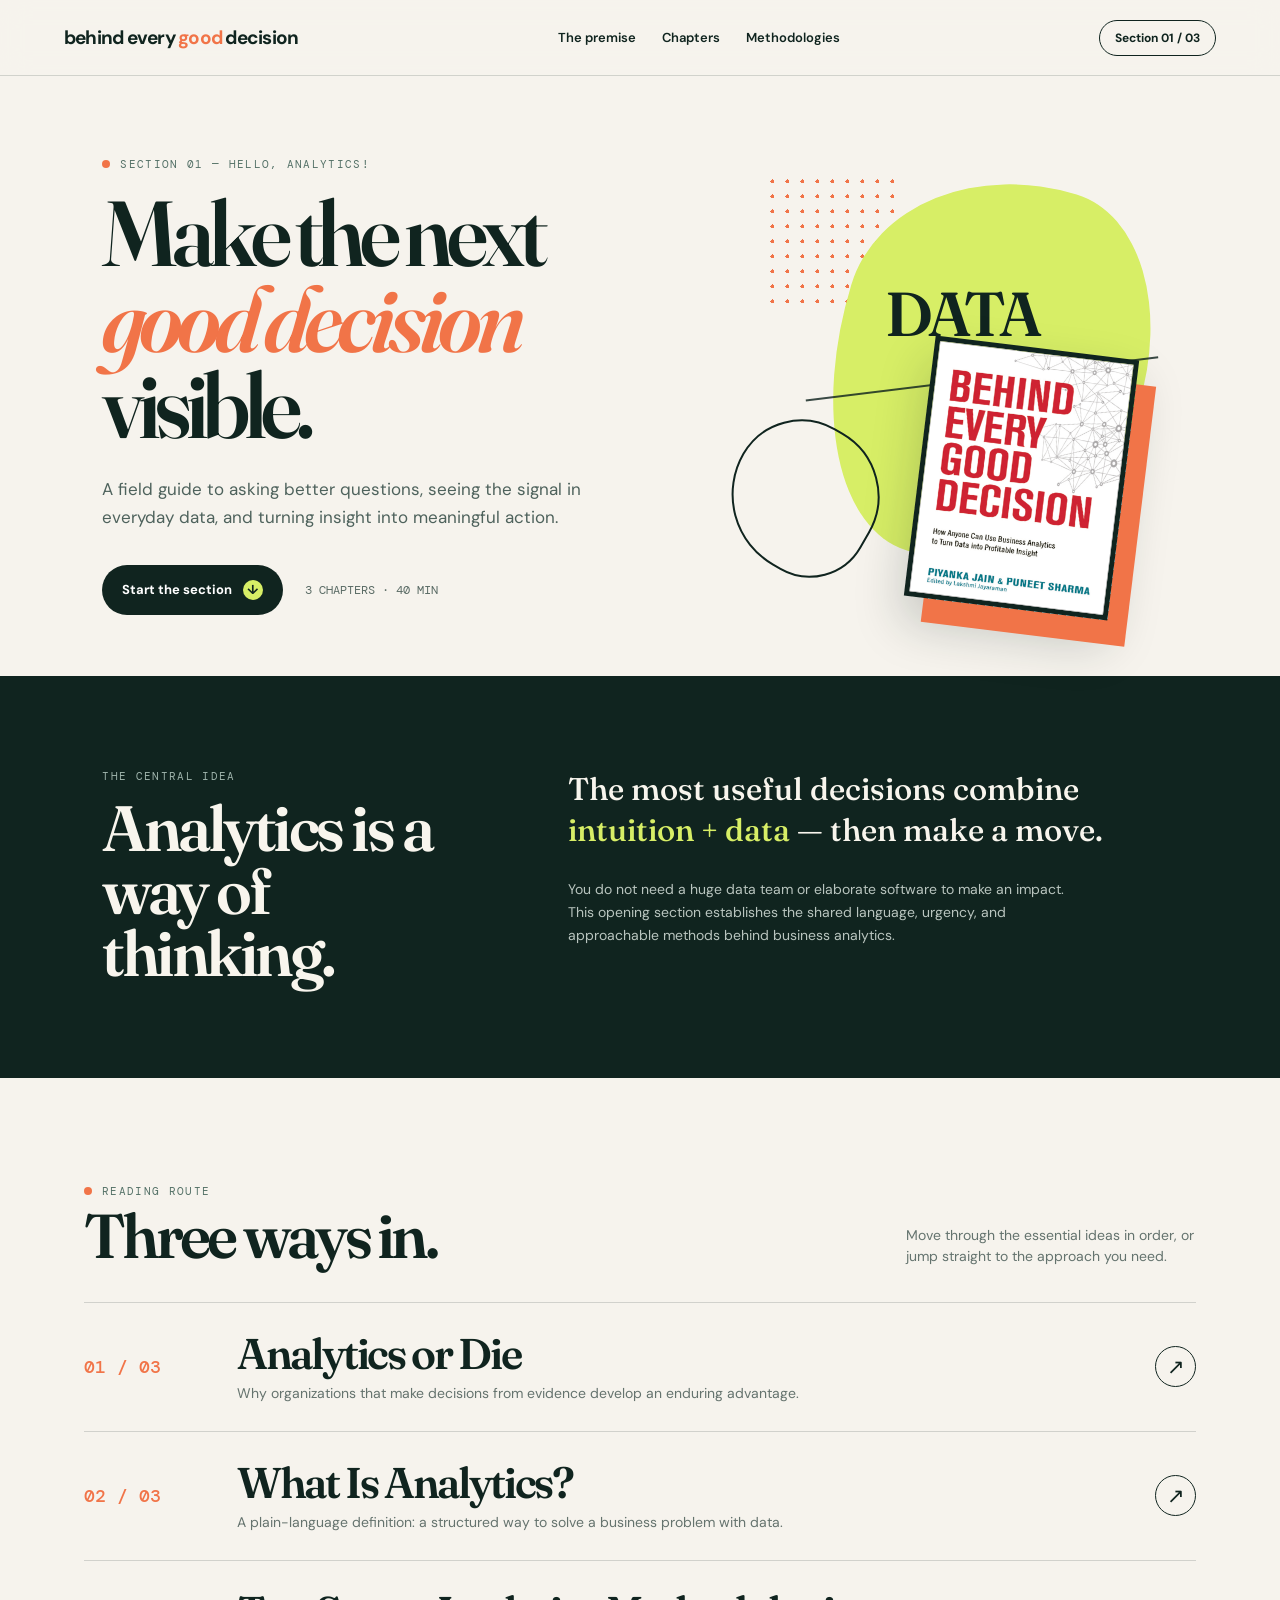
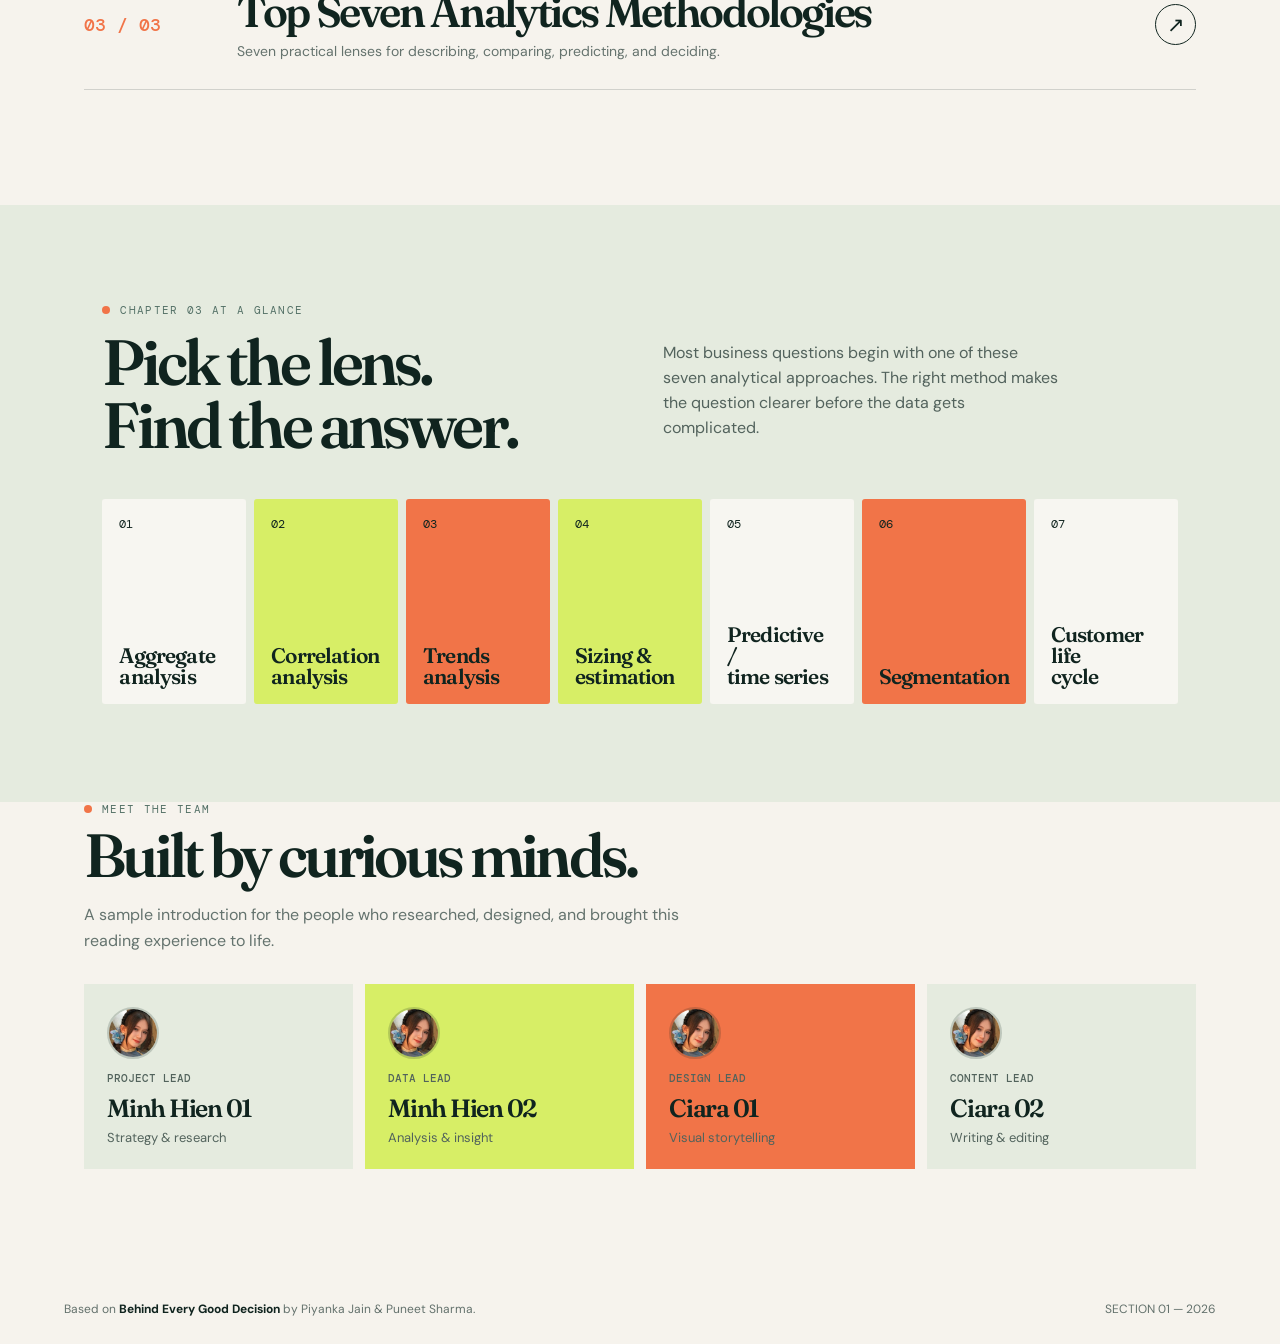
<file: begd-01/index.html>
<!doctype html>
<html lang="en">

<head>
  <meta charset="UTF-8" />
  <meta name="viewport" content="width=device-width, initial-scale=1.0" />
  <meta name="theme-color" content="#10241f" />
  <title>Hello, Analytics! — Behind Every Good Decision</title>
  <link rel="preconnect" href="https://fonts.googleapis.com" />
  <link rel="preconnect" href="https://fonts.gstatic.com" crossorigin />
  <link
    href="https://fonts.googleapis.com/css2?family=DM+Mono:wght@400;500&family=DM+Sans:wght@400;500;600;700&family=Fraunces:opsz,wght@9..144,500;9..144,600;9..144,700&display=swap"
    rel="stylesheet" />
  <style>
    :root {
      --ink: #10241f;
      --paper: #f6f3ed;
      --lime: #d7ee66;
      --orange: #f17448;
      --muted: #dce4d8;
      --line: rgba(16, 36, 31, .16);
    }

    * {
      box-sizing: border-box;
    }

    html {
      scroll-behavior: smooth;
    }

    body {
      margin: 0;
      background: var(--paper);
      color: var(--ink);
      font-family: "DM Sans", sans-serif;
    }

    a {
      color: inherit;
      text-decoration: none;
    }

    .nav {
      height: 76px;
      padding: 0 clamp(22px, 5vw, 82px);
      display: flex;
      align-items: center;
      justify-content: space-between;
      border-bottom: 1px solid var(--line);
      position: sticky;
      top: 0;
      background: rgba(246, 243, 237, .92);
      backdrop-filter: blur(14px);
      z-index: 10;
    }

    .brand {
      font-weight: 700;
      letter-spacing: -.04em;
      font-size: 19px;
    }

    .brand b {
      color: var(--orange);
    }

    .nav-links {
      display: flex;
      gap: 26px;
      font-size: 13px;
      font-weight: 600;
    }

    .nav-links a:hover {
      color: var(--orange);
    }

    .pill {
      border: 1px solid var(--ink);
      border-radius: 999px;
      padding: 9px 15px;
      font-size: 12px;
      font-weight: 700;
    }

    main {
      overflow: hidden;
    }

    .hero {
      padding: 72px clamp(22px, 8vw, 130px) 52px;
      display: grid;
      grid-template-columns: 1.12fr .88fr;
      gap: 55px;
      max-width: 1440px;
      margin: auto;
      min-height: 600px;
      align-items: center;
    }

    .eyebrow {
      font-family: "DM Mono", monospace;
      font-size: 11px;
      letter-spacing: .12em;
      text-transform: uppercase;
      color: #547167;
      display: flex;
      align-items: center;
      gap: 10px;
    }

    .eyebrow i {
      height: 8px;
      width: 8px;
      background: var(--orange);
      display: inline-block;
      border-radius: 50%;
    }

    h1 {
      font: 600 clamp(48px, 7.2vw, 100px)/.93 Fraunces, serif;
      letter-spacing: -.065em;
      margin: 20px 0 28px;
      max-width: 780px;
    }

    h1 em {
      color: var(--orange);
      font-style: italic;
    }

    .intro {
      color: #4e625c;
      font-size: 17px;
      line-height: 1.6;
      max-width: 530px;
      margin: 0 0 34px;
    }

    .hero-actions {
      display: flex;
      align-items: center;
      gap: 22px;
    }

    .go {
      display: inline-flex;
      gap: 11px;
      align-items: center;
      background: var(--ink);
      color: white;
      border-radius: 999px;
      padding: 15px 20px;
      font-size: 13px;
      font-weight: 700;
    }

    .go span {
      background: var(--lime);
      color: var(--ink);
      border-radius: 50%;
      width: 20px;
      height: 20px;
      display: grid;
      place-items: center;
    }

    .read-time {
      font: 12px "DM Mono", monospace;
      color: #5a6b65;
    }

    .hero-art {
      min-height: 460px;
      position: relative;
    }

    .leaf {
      position: absolute;
      width: 310px;
      height: 390px;
      right: 8%;
      top: 20px;
      background: var(--lime);
      border-radius: 61% 39% 58% 42% / 39% 47% 53% 61%;
      transform: rotate(17deg);
    }

    .leaf:before {
      content: "";
      position: absolute;
      height: 2px;
      width: 355px;
      background: var(--ink);
      top: 52%;
      left: -25px;
      transform: rotate(-24deg);
      opacity: .82;
    }

    .leaf:after {
      content: "DATA";
      font: 600 62px/.9 Fraunces, serif;
      letter-spacing: -.07em;
      position: absolute;
      color: var(--ink);
      transform: rotate(-17deg);
      left: 37px;
      top: 120px;
    }

    .cover {
      position: absolute;
      right: 12%;
      bottom: 7px;
      width: 205px;
      transform: rotate(7deg);
      box-shadow: 20px 24px 0 var(--orange), 0 25px 50px rgba(16, 36, 31, .22);
      border: 5px solid var(--ink);
    }

    .dot-grid {
      position: absolute;
      top: 4%;
      left: 8%;
      width: 130px;
      height: 130px;
      background-image: radial-gradient(var(--orange) 2px, transparent 2px);
      background-size: 15px 15px;
    }

    .scribble {
      position: absolute;
      bottom: 44px;
      left: 0;
      width: 150px;
      height: 150px;
      border: 2px solid var(--ink);
      border-radius: 48% 52% 42% 58%;
      transform: rotate(30deg);
    }

    .manifesto {
      background: var(--ink);
      color: #f8f5ed;
      padding: 93px clamp(22px, 8vw, 130px);
    }

    .manifesto-inner {
      max-width: 1180px;
      margin: auto;
      display: grid;
      grid-template-columns: .8fr 1.2fr;
      gap: 60px;
    }

    .manifesto h2 {
      font: 600 clamp(38px, 5vw, 66px)/.98 Fraunces, serif;
      letter-spacing: -.055em;
      margin: 14px 0 0;
    }

    .manifesto .eyebrow {
      color: #9fb4ac;
    }

    .statement {
      font: 500 clamp(22px, 2.45vw, 34px)/1.3 Fraunces, serif;
      margin: 0;
    }

    .formula {
      color: var(--lime);
      white-space: nowrap;
    }

    .note {
      font-size: 14px;
      color: #b9c5bf;
      line-height: 1.65;
      max-width: 510px;
      margin: 27px 0 0;
    }

    .chapters {
      max-width: 1240px;
      margin: 0 auto;
      padding: 106px clamp(22px, 5vw, 70px) 115px;
    }

    .section-head {
      display: flex;
      justify-content: space-between;
      align-items: end;
      gap: 20px;
      margin-bottom: 35px;
    }

    .section-head h2 {
      font: 600 clamp(38px, 5vw, 62px)/.98 Fraunces, serif;
      letter-spacing: -.06em;
      margin: 8px 0 0;
    }

    .section-head p {
      max-width: 290px;
      font-size: 14px;
      line-height: 1.5;
      color: #64736e;
      margin: 0;
    }

    .chapter {
      display: grid;
      grid-template-columns: 125px 1fr auto;
      align-items: center;
      gap: 28px;
      padding: 29px 0;
      border-top: 1px solid var(--line);
      cursor: pointer;
      transition: .2s;
    }

    .chapter:last-child {
      border-bottom: 1px solid var(--line);
    }

    .chapter:hover {
      padding-left: 13px;
    }

    .number {
      font: 500 18px "DM Mono", monospace;
      color: var(--orange);
    }

    .chapter h3 {
      font: 600 clamp(25px, 3.4vw, 43px)/1 Fraunces, serif;
      letter-spacing: -.055em;
      margin: 0 0 9px;
    }

    .chapter p {
      color: #65736e;
      margin: 0;
      font-size: 14px;
    }

    .chapter button {
      appearance: none;
      border: 1px solid var(--ink);
      background: transparent;
      border-radius: 50%;
      height: 41px;
      width: 41px;
      font-size: 21px;
      color: var(--ink);
      cursor: pointer;
      transition: .2s;
    }

    .chapter:hover button {
      background: var(--ink);
      color: var(--lime);
    }

    .method {
      background: #e5ebdf;
      padding: 98px clamp(22px, 8vw, 130px);
    }

    .method-inner {
      max-width: 1180px;
      margin: auto;
    }

    .method-title {
      display: grid;
      grid-template-columns: 1fr 1fr;
      gap: 45px;
      margin-bottom: 43px;
    }

    .method h2 {
      font: 600 clamp(38px, 5vw, 64px)/.98 Fraunces, serif;
      letter-spacing: -.06em;
      margin: 14px 0 0;
    }

    .method-title p {
      align-self: end;
      color: #53635d;
      line-height: 1.55;
      max-width: 400px;
    }

    .method-grid {
      display: grid;
      grid-template-columns: repeat(7, 1fr);
      gap: 8px;
    }

    .method-card {
      background: #f7f6f1;
      min-height: 205px;
      padding: 17px;
      display: flex;
      flex-direction: column;
      justify-content: space-between;
      border-radius: 3px;
      transition: transform .2s;
    }

    .method-card:hover {
      transform: translateY(-7px);
    }

    .method-card:nth-child(2n) {
      background: var(--lime);
    }

    .method-card:nth-child(3n) {
      background: var(--orange);
    }

    .method-card span {
      font: 12px "DM Mono", monospace;
    }

    .method-card strong {
      font: 600 21px/1 Fraunces, serif;
      letter-spacing: -.04em;
    }

    footer {
      padding: 27px clamp(22px, 5vw, 82px);
      display: flex;
      justify-content: space-between;
      font-size: 12px;
      color: #63716c;
    }

    footer b {
      color: var(--ink);
    }

    @media (max-width:820px) {
      .nav-links {
        display: none;
      }

      .hero,
      .manifesto-inner,
      .method-title {
        grid-template-columns: 1fr;
      }

      .hero {
        padding-top: 55px;
        gap: 16px;
      }

      .hero-art {
        min-height: 350px;
      }

      .cover {
        width: 155px;
      }

      .leaf {
        width: 230px;
        height: 290px;
        right: 18%;
      }

      .leaf:after {
        font-size: 45px;
      }

      .manifesto {
        padding-block: 65px;
      }

      .method-grid {
        grid-template-columns: repeat(2, 1fr);
      }

      .method-card {
        min-height: 150px;
      }

      .chapter {
        grid-template-columns: 58px 1fr auto;
        gap: 10px;
      }

      .chapter p {
        display: none;
      }

      .chapter h3 {
        font-size: 29px;
      }

      .section-head {
        align-items: start;
        flex-direction: column;
      }
    }
  </style>
  <style>
    .team {
      max-width: 1240px;
      margin: 0 auto;
      padding: 0 clamp(22px, 5vw, 70px) 105px
    }

    .team-intro {
      max-width: 600px;
      margin-bottom: 31px
    }

    .team h2 {
      font: 600 clamp(37px, 5vw, 61px)/.98 Fraunces, serif;
      letter-spacing: -.06em;
      margin: 10px 0
    }

    .team-intro p {
      color: #64736e;
      line-height: 1.6
    }

    .team-grid {
      display: grid;
      grid-template-columns: repeat(4, 1fr);
      gap: 12px
    }

    .member {
      background: #e5ebdf;
      padding: 23px;
      min-height: 185px;
      display: flex;
      flex-direction: column;
      justify-content: space-between
    }

    .member:nth-child(2) {
      background: #d7ee66
    }

    .member:nth-child(3) {
      background: #f17448
    }

    .member small {
      font: 500 11px "DM Mono", monospace;
      color: #52635c
    }

    .member h3 {
      font: 600 25px/1 Fraunces, serif;
      letter-spacing: -.05em;
      margin: 0
    }

    .member p {
      font-size: 13px;
      color: #52635c;
      margin: 8px 0 0
    }

    (max-width:700px) {
      .team-grid {
        grid-template-columns: repeat(2, 1fr)
      }

      .member {
        min-height: 155px
      }
    }
  </style>
  <style>
    .member {
      overflow: hidden
    }

    .member img {
      width: 52px;
      height: 52px;
      object-fit: cover;
      border-radius: 50%;
      border: 2px solid rgba(16, 36, 31, .18)
    }
  </style>
</head>

<body>
  <nav class="nav"><a class="brand" href="#top">behind every <b>good</b> decision</a>
    <div class="nav-links"><a href="#about">The premise</a><a href="#chapters">Chapters</a><a
        href="#methods">Methodologies</a></div><a class="pill" href="#chapters">Section 01 / 03</a>
  </nav>
  <main id="top">
    <section class="hero">
      <div>
        <div class="eyebrow"><i></i> Section 01 — Hello, Analytics!</div>
        <h1>Make the next <em>good decision</em> visible.</h1>
        <p class="intro">A field guide to asking better questions, seeing the signal in everyday data, and turning
          insight into meaningful action.</p>
        <div class="hero-actions"><a class="go" href="#chapters">Start the section <span>↓</span></a><span
            class="read-time">3 CHAPTERS · 40 MIN</span></div>
      </div>
      <div class="hero-art" aria-label="Book cover illustration">
        <div class="dot-grid"></div>
        <div class="leaf"></div>
        <div class="scribble"></div><img class="cover" src="assets/book-cover.png"
          alt="Behind Every Good Decision book cover" />
      </div>
    </section>
    <section class="manifesto" id="about">
      <div class="manifesto-inner">
        <div>
          <div class="eyebrow">The central idea</div>
          <h2>Analytics is a way of thinking.</h2>
        </div>
        <div>
          <p class="statement">The most useful decisions combine <span class="formula">intuition + data</span> — then
            make a move.</p>
          <p class="note">You do not need a huge data team or elaborate software to make an impact. This opening section
            establishes the shared language, urgency, and approachable methods behind business analytics.</p>
        </div>
      </div>
    </section>
    <section class="chapters" id="chapters">
      <div class="section-head">
        <div>
          <div class="eyebrow"><i></i> Reading route</div>
          <h2>Three ways in.</h2>
        </div>
        <p>Move through the essential ideas in order, or jump straight to the approach you need.</p>
      </div>
      <a class="chapter" href="chapter1/index.html"><span class="number">01 / 03</span>
        <div>
          <h3>Analytics or Die</h3>
          <p>Why organizations that make decisions from evidence develop an enduring advantage.</p>
        </div><button aria-label="Open chapter 1">↗</button>
      </a>
      <a class="chapter" href="chapter2/index.html"><span class="number">02 / 03</span>
        <div>
          <h3>What Is Analytics?</h3>
          <p>A plain-language definition: a structured way to solve a business problem with data.</p>
        </div><button aria-label="Open chapter 2">↗</button>
      </a>
      <a class="chapter" href="chapter3/index.html"><span class="number">03 / 03</span>
        <div>
          <h3>Top Seven Analytics Methodologies</h3>
          <p>Seven practical lenses for describing, comparing, predicting, and deciding.</p>
        </div><button aria-label="Open chapter 3">↗</button>
      </a>
    </section>
    <section class="method" id="methods">
      <div class="method-inner">
        <div class="method-title">
          <div>
            <div class="eyebrow"><i></i> Chapter 03 at a glance</div>
            <h2>Pick the lens.<br>Find the answer.</h2>
          </div>
          <p id="definition">Most business questions begin with one of these seven analytical approaches. The right
            method makes the question clearer before the data gets complicated.</p>
        </div>
        <div class="method-grid">
          <div class="method-card"><span>01</span><strong>Aggregate<br>analysis</strong></div>
          <div class="method-card"><span>02</span><strong>Correlation<br>analysis</strong></div>
          <div class="method-card"><span>03</span><strong>Trends<br>analysis</strong></div>
          <div class="method-card"><span>04</span><strong>Sizing &amp;<br>estimation</strong></div>
          <div class="method-card"><span>05</span><strong>Predictive /<br>time series</strong></div>
          <div class="method-card"><span>06</span><strong>Segmentation</strong></div>
          <div class="method-card"><span>07</span><strong>Customer life<br>cycle</strong></div>
        </div>
      </div>
    </section>
    <section class="team">
      <div class="team-intro">
        <div class="eyebrow"><i></i> Meet the team</div>
        <h2>Built by curious minds.</h2>
        <p>A sample introduction for the people who researched, designed, and brought this reading experience to life.
        </p>
      </div>
      <div class="team-grid">
        <article class="member"><img src="assets/team/minh-hien-01.jpg" alt="Minh Hien 01 profile photo"><small>PROJECT
            LEAD</small>
          <div>
            <h3>Minh Hien 01</h3>
            <p>Strategy &amp; research</p>
          </div>
        </article>
        <article class="member"><img src="assets/team/minh-hien-02.jpg" alt="Minh Hien 02 profile photo"><small>DATA
            LEAD</small>
          <div>
            <h3>Minh Hien 02</h3>
            <p>Analysis &amp; insight</p>
          </div>
        </article>
        <article class="member"><img src="assets/team/minh-hien-03.jpg" alt="Ciara 01 profile photo"><small>DESIGN
            LEAD</small>
          <div>
            <h3>Ciara 01</h3>
            <p>Visual storytelling</p>
          </div>
        </article>
        <article class="member"><img src="assets/team/minh-hien-04.jpg" alt="Ciara 02 profile photo"><small>CONTENT
            LEAD</small>
          <div>
            <h3>Ciara 02</h3>
            <p>Writing &amp; editing</p>
          </div>
        </article>
      </div>
    </section>
  </main>
  <footer><span>Based on <b>Behind Every Good Decision</b> by Piyanka Jain &amp; Puneet Sharma.</span><span>SECTION 01 —
      2026</span></footer>
</body>

</html>
</file>
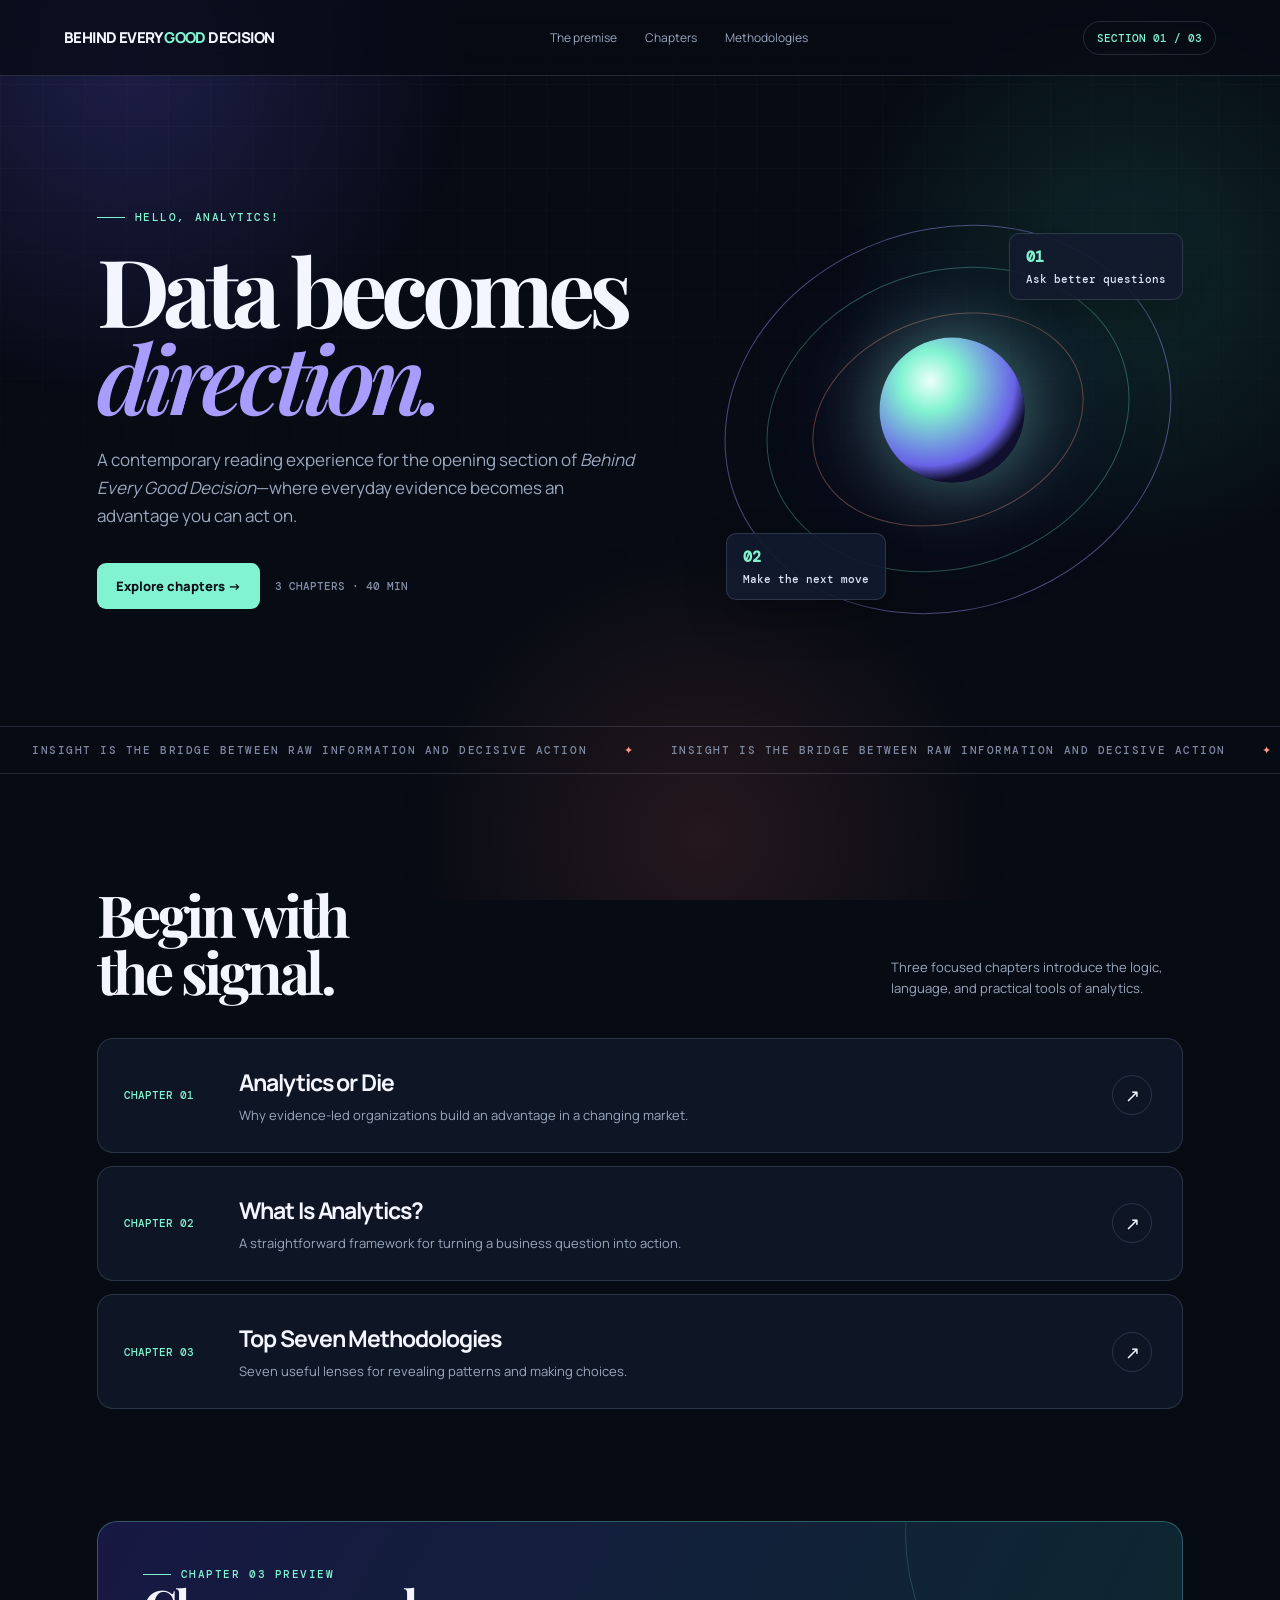
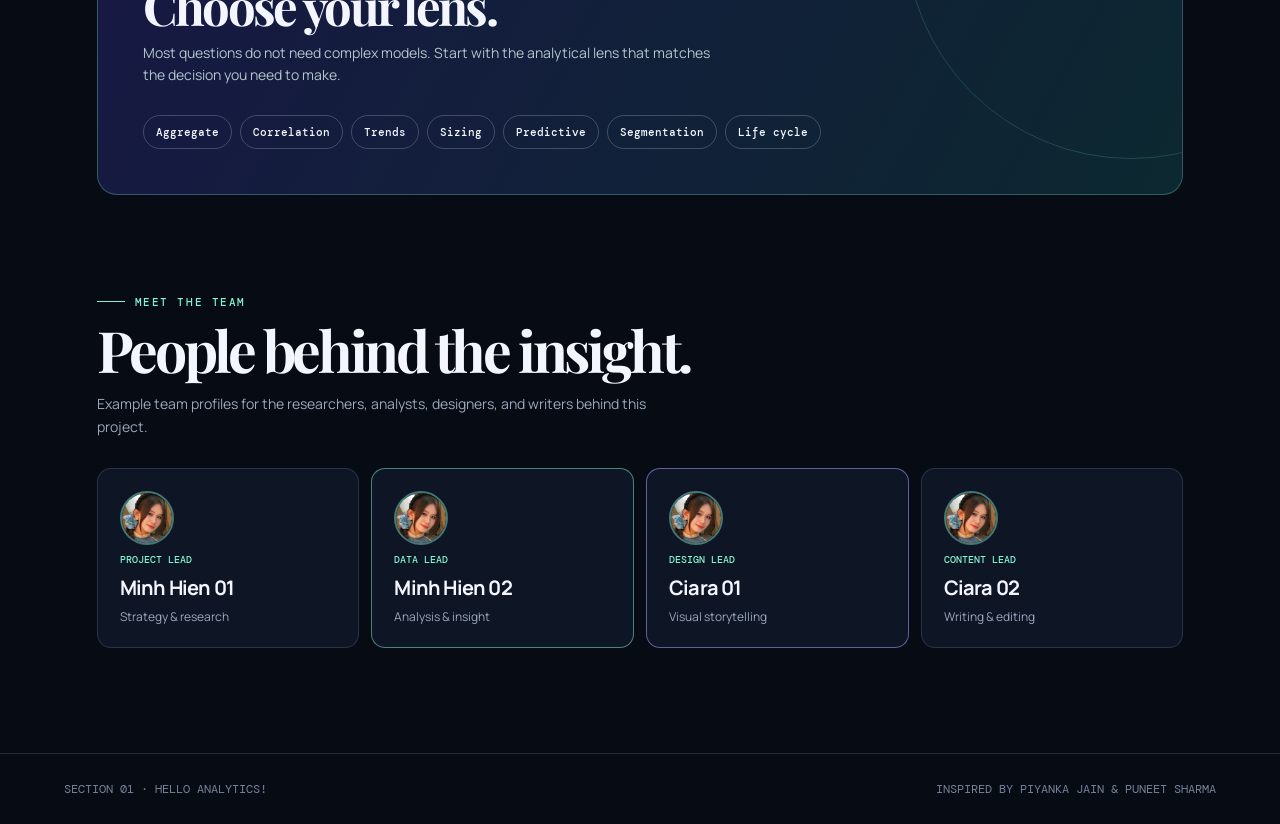
<file: begd-02/index.html>
<!doctype html>
<html lang="en">

<head>
  <meta charset="UTF-8" />
  <meta name="viewport" content="width=device-width, initial-scale=1.0" />
  <meta name="theme-color" content="#070b14" />
  <title>Section 01 — Hello Analytics!</title>
  <link rel="preconnect" href="https://fonts.googleapis.com" />
  <link rel="preconnect" href="https://fonts.gstatic.com" crossorigin />
  <link
    href="https://fonts.googleapis.com/css2?family=DM+Mono:wght@400;500&family=Manrope:wght@400;500;600;700;800&family=Playfair+Display:ital,wght@0,600;0,700;1,600&display=swap"
    rel="stylesheet" />
  <style>
    :root {
      --bg: #070b14;
      --panel: rgba(19, 27, 45, .72);
      --text: #f4f6ff;
      --muted: #9aa8bd;
      --line: rgba(201, 218, 255, .15);
      --aqua: #82f3d0;
      --violet: #a99cff;
      --coral: #ff9b85
    }

    * {
      box-sizing: border-box
    }

    html {
      scroll-behavior: smooth
    }

    body {
      margin: 0;
      background: var(--bg);
      color: var(--text);
      font-family: Manrope, sans-serif;
      overflow-x: hidden
    }

    a {
      text-decoration: none;
      color: inherit
    }

    .ambient {
      position: fixed;
      inset: 0;
      pointer-events: none;
      background: radial-gradient(circle at 10% 7%, rgba(110, 99, 255, .22), transparent 24%), radial-gradient(circle at 88% 30%, rgba(69, 233, 190, .13), transparent 23%), radial-gradient(circle at 55% 93%, rgba(255, 117, 98, .12), transparent 28%);
      z-index: -2
    }

    .ambient:after {
      content: "";
      position: absolute;
      inset: 0;
      background-image: linear-gradient(rgba(255, 255, 255, .025) 1px, transparent 1px), linear-gradient(90deg, rgba(255, 255, 255, .025) 1px, transparent 1px);
      background-size: 42px 42px;
      mask-image: linear-gradient(black, transparent 85%)
    }

    .nav {
      height: 76px;
      display: flex;
      align-items: center;
      justify-content: space-between;
      padding: 0 clamp(20px, 5vw, 80px);
      border-bottom: 1px solid var(--line);
      background: rgba(7, 11, 20, .72);
      backdrop-filter: blur(16px);
      position: sticky;
      top: 0;
      z-index: 9
    }

    .logo {
      font-weight: 800;
      font-size: 15px;
      letter-spacing: -.04em
    }

    .logo span {
      color: var(--aqua)
    }

    .nav-mid {
      display: flex;
      gap: 28px;
      font-size: 12px;
      color: var(--muted)
    }

    .nav-mid a:hover {
      color: var(--text)
    }

    .index {
      font: 500 11px 'DM Mono', monospace;
      border: 1px solid var(--line);
      padding: 9px 13px;
      border-radius: 999px;
      color: var(--aqua)
    }

    .hero {
      max-width: 1240px;
      margin: auto;
      padding: 90px clamp(22px, 6vw, 80px) 73px;
      min-height: 650px;
      position: relative;
      display: grid;
      grid-template-columns: 1.1fr .9fr;
      align-items: center;
      gap: 60px
    }

    .kicker {
      font: 500 11px 'DM Mono', monospace;
      text-transform: uppercase;
      letter-spacing: .14em;
      color: var(--aqua);
      display: flex;
      align-items: center;
      gap: 10px
    }

    .kicker:before {
      content: "";
      display: block;
      width: 28px;
      height: 1px;
      background: var(--aqua)
    }

    h1 {
      font: 700 clamp(53px, 7.5vw, 94px)/.93 'Playfair Display', serif;
      letter-spacing: -.065em;
      margin: 22px 0 25px;
      max-width: 710px
    }

    h1 em {
      font-weight: 600;
      color: var(--violet)
    }

    .lead {
      font-size: 17px;
      line-height: 1.65;
      color: var(--muted);
      max-width: 540px;
      margin: 0 0 33px
    }

    .actions {
      display: flex;
      gap: 15px;
      align-items: center
    }

    .primary {
      padding: 14px 19px;
      background: var(--aqua);
      color: #071016;
      font-size: 13px;
      font-weight: 800;
      border-radius: 9px
    }

    .primary:hover {
      background: #b2ffe6
    }

    .meta {
      font: 500 11px 'DM Mono', monospace;
      color: #8390a6
    }

    .orb {
      height: 430px;
      position: relative
    }

    .ring {
      position: absolute;
      border: 1px solid rgba(169, 156, 255, .44);
      border-radius: 50%;
      inset: 34px 8px 15px 0;
      transform: rotate(-19deg)
    }

    .ring:before,
    .ring:after {
      content: "";
      position: absolute;
      border-radius: 50%;
      border: 1px solid rgba(130, 243, 208, .3);
      inset: 41px
    }

    .ring:after {
      inset: 87px;
      border-color: rgba(255, 155, 133, .35)
    }

    .core {
      position: absolute;
      width: 145px;
      height: 145px;
      left: 50%;
      top: 50%;
      transform: translate(-50%, -50%);
      border-radius: 50%;
      background: radial-gradient(circle at 35% 30%, #edfffa 0, #82f3d0 22%, #6962e8 61%, #100f2d 72%);
      box-shadow: 0 0 70px rgba(130, 243, 208, .42), 0 0 140px rgba(125, 94, 255, .25)
    }

    .tag {
      position: absolute;
      background: rgba(18, 27, 46, .9);
      border: 1px solid var(--line);
      border-radius: 10px;
      padding: 13px 16px;
      font: 500 11px 'DM Mono', monospace;
      color: #dce4f7;
      box-shadow: 0 17px 40px rgba(0, 0, 0, .27)
    }

    .tag b {
      display: block;
      color: var(--aqua);
      font-size: 15px;
      margin-bottom: 5px
    }

    .tag.one {
      top: 38px;
      right: 0
    }

    .tag.two {
      bottom: 25px;
      left: 5px
    }

    .strip {
      border-block: 1px solid var(--line);
      overflow: hidden;
      white-space: nowrap;
      padding: 16px 0;
      color: #7e88a0;
      font: 500 11px 'DM Mono', monospace;
      text-transform: uppercase;
      letter-spacing: .14em
    }

    .strip span {
      display: inline-block;
      padding-left: 32px
    }

    .strip i {
      color: var(--coral);
      font-style: normal;
      margin: 0 28px
    }

    .chapters {
      max-width: 1240px;
      margin: auto;
      padding: 112px clamp(22px, 6vw, 80px)
    }

    .topline {
      display: flex;
      justify-content: space-between;
      align-items: end;
      margin-bottom: 38px
    }

    .topline h2 {
      font: 700 clamp(35px, 5vw, 58px)/.98 'Playfair Display', serif;
      letter-spacing: -.06em;
      margin: 0
    }

    .topline p {
      margin: 0;
      max-width: 292px;
      color: var(--muted);
      font-size: 13px;
      line-height: 1.65
    }

    .list {
      display: grid;
      gap: 13px
    }

    .card {
      background: var(--panel);
      border: 1px solid var(--line);
      border-radius: 16px;
      padding: 27px 26px;
      display: grid;
      grid-template-columns: 90px 1fr 44px;
      gap: 25px;
      align-items: center;
      transition: transform .22s, border-color .22s, background .22s
    }

    .card:hover {
      transform: translateX(8px);
      background: rgba(29, 39, 64, .9);
      border-color: rgba(130, 243, 208, .55)
    }

    .num {
      font: 500 11px 'DM Mono', monospace;
      color: var(--aqua)
    }

    .card h3 {
      font-size: 23px;
      letter-spacing: -.045em;
      margin: 0 0 7px
    }

    .card p {
      font-size: 13px;
      line-height: 1.55;
      color: var(--muted);
      margin: 0
    }

    .arrow {
      width: 40px;
      height: 40px;
      display: grid;
      place-items: center;
      border: 1px solid var(--line);
      border-radius: 50%;
      font-size: 18px
    }

    .method {
      max-width: 1240px;
      margin: 0 auto 100px;
      padding: 0 clamp(22px, 6vw, 80px)
    }

    .method-box {
      border-radius: 20px;
      padding: 45px;
      position: relative;
      overflow: hidden;
      background: linear-gradient(119deg, #171843, #0c2830);
      border: 1px solid rgba(130, 243, 208, .28)
    }

    .method-box:after {
      content: "";
      position: absolute;
      width: 450px;
      height: 450px;
      border: 1px solid rgba(130, 243, 208, .17);
      border-radius: 50%;
      right: -175px;
      top: -215px
    }

    .method-box h2 {
      font: 700 clamp(32px, 4vw, 49px)/1 'Playfair Display', serif;
      letter-spacing: -.055em;
      margin: 0 0 12px
    }

    .method-box p {
      color: #b3c4cb;
      font-size: 14px;
      max-width: 570px;
      line-height: 1.6;
      margin: 0
    }

    .pills {
      display: flex;
      gap: 8px;
      flex-wrap: wrap;
      margin-top: 28px;
      position: relative;
      z-index: 1
    }

    .pills span {
      border: 1px solid rgba(255, 255, 255, .2);
      border-radius: 999px;
      padding: 9px 12px;
      font: 500 11px 'DM Mono', monospace;
      color: #f3f6ff
    }

    footer {
      border-top: 1px solid var(--line);
      padding: 27px clamp(22px, 5vw, 80px);
      font: 12px 'DM Mono', monospace;
      color: #758299;
      display: flex;
      justify-content: space-between
    }

    @media(max-width:780px) {
      .nav-mid {
        display: none
      }

      .hero {
        grid-template-columns: 1fr;
        padding-top: 62px;
        gap: 12px;
        min-height: auto
      }

      .orb {
        height: 310px
      }

      .topline {
        align-items: start;
        flex-direction: column;
        gap: 18px
      }

      .card {
        grid-template-columns: 54px 1fr 35px;
        gap: 12px;
        padding: 21px 17px
      }

      .card h3 {
        font-size: 20px
      }

      .method-box {
        padding: 30px 25px
      }

      footer {
        gap: 15px;
        flex-direction: column
      }
    }
  </style>
  <style>
    .team {
      max-width: 1240px;
      margin: 0 auto;
      padding: 0 clamp(22px, 6vw, 80px) 105px
    }

    .team-intro {
      max-width: 600px;
      margin-bottom: 30px
    }

    .team h2 {
      font: 700 clamp(35px, 5vw, 57px)/.98 "Playfair Display", serif;
      letter-spacing: -.06em;
      margin: 13px 0
    }

    .team-intro p {
      color: var(--muted);
      font-size: 14px;
      line-height: 1.65
    }

    .team-grid {
      display: grid;
      grid-template-columns: repeat(4, 1fr);
      gap: 12px
    }

    .member {
      background: var(--panel);
      border: 1px solid var(--line);
      border-radius: 14px;
      padding: 22px;
      min-height: 180px;
      display: flex;
      flex-direction: column;
      justify-content: space-between
    }

    .member:nth-child(2) {
      border-color: rgba(130, 243, 208, .5)
    }

    .member:nth-child(3) {
      border-color: rgba(169, 156, 255, .55)
    }

    .member small {
      font: 500 10px "DM Mono", monospace;
      color: var(--aqua)
    }

    .member h3 {
      font-size: 20px;
      letter-spacing: -.04em;
      margin: 0
    }

    .member p {
      font-size: 12px;
      color: var(--muted);
      margin: 7px 0 0
    }

    (max-width:700px) {
      .team-grid {
        grid-template-columns: repeat(2, 1fr)
      }

      .member {
        min-height: 145px
      }
    }
  </style>
  <style>
    .member {
      overflow: hidden
    }

    .member img {
      width: 54px;
      height: 54px;
      object-fit: cover;
      border-radius: 50%;
      border: 2px solid rgba(130, 243, 208, .45)
    }
  </style>
</head>

<body>
  <div class="ambient"></div>
  <nav class="nav"><a class="logo" href="index.html">BEHIND EVERY <span>GOOD</span> DECISION</a>
    <div class="nav-mid"><a href="#premise">The premise</a><a href="#chapters">Chapters</a><a
        href="#methods">Methodologies</a></div><span class="index">SECTION 01 / 03</span>
  </nav>
  <main>
    <section class="hero" id="premise">
      <div>
        <div class="kicker">Hello, analytics!</div>
        <h1>Data becomes <em>direction.</em></h1>
        <p class="lead">A contemporary reading experience for the opening section of <i>Behind Every Good
            Decision</i>—where everyday evidence becomes an advantage you can act on.</p>
        <div class="actions"><a class="primary" href="#chapters">Explore chapters →</a><span class="meta">3 CHAPTERS ·
            40 MIN</span></div>
      </div>
      <div class="orb" aria-hidden="true">
        <div class="ring"></div>
        <div class="core"></div>
        <div class="tag one"><b>01</b>Ask better questions</div>
        <div class="tag two"><b>02</b>Make the next move</div>
      </div>
    </section>
    <div class="strip"><span>Insight is the bridge between raw information and decisive action <i>✦</i> insight is the
        bridge between raw information and decisive action <i>✦</i></span></div>
    <section class="chapters" id="chapters">
      <div class="topline">
        <h2>Begin with<br>the signal.</h2>
        <p>Three focused chapters introduce the logic, language, and practical tools of analytics.</p>
      </div>
      <div class="list"><a class="card" href="chapter1/index.html"><span class="num">CHAPTER 01</span>
          <div>
            <h3>Analytics or Die</h3>
            <p>Why evidence-led organizations build an advantage in a changing market.</p>
          </div><span class="arrow">↗</span>
        </a><a class="card" href="chapter2/index.html"><span class="num">CHAPTER 02</span>
          <div>
            <h3>What Is Analytics?</h3>
            <p>A straightforward framework for turning a business question into action.</p>
          </div><span class="arrow">↗</span>
        </a><a class="card" href="chapter3/index.html"><span class="num">CHAPTER 03</span>
          <div>
            <h3>Top Seven Methodologies</h3>
            <p>Seven useful lenses for revealing patterns and making choices.</p>
          </div><span class="arrow">↗</span>
        </a></div>
    </section>
    <section class="method" id="methods">
      <div class="method-box">
        <div class="kicker">Chapter 03 preview</div>
        <h2>Choose your lens.</h2>
        <p>Most questions do not need complex models. Start with the analytical lens that matches the decision you need
          to make.</p>
        <div class="pills">
          <span>Aggregate</span><span>Correlation</span><span>Trends</span><span>Sizing</span><span>Predictive</span><span>Segmentation</span><span>Life
            cycle</span></div>
      </div>
    </section>
    <section class="team">
      <div class="team-intro">
        <div class="kicker">Meet the team</div>
        <h2>People behind the insight.</h2>
        <p>Example team profiles for the researchers, analysts, designers, and writers behind this project.</p>
      </div>
      <div class="team-grid">
        <article class="member"><img src="assets/team/minh-hien-01.jpg" alt="Minh Hien 01 profile photo"><small>PROJECT
            LEAD</small>
          <div>
            <h3>Minh Hien 01</h3>
            <p>Strategy &amp; research</p>
          </div>
        </article>
        <article class="member"><img src="assets/team/minh-hien-02.jpg" alt="Minh Hien 02 profile photo"><small>DATA
            LEAD</small>
          <div>
            <h3>Minh Hien 02</h3>
            <p>Analysis &amp; insight</p>
          </div>
        </article>
        <article class="member"><img src="assets/team/minh-hien-03.jpg" alt="Ciara 01 profile photo"><small>DESIGN
            LEAD</small>
          <div>
            <h3>Ciara 01</h3>
            <p>Visual storytelling</p>
          </div>
        </article>
        <article class="member"><img src="assets/team/minh-hien-04.jpg" alt="Ciara 02 profile photo"><small>CONTENT
            LEAD</small>
          <div>
            <h3>Ciara 02</h3>
            <p>Writing &amp; editing</p>
          </div>
        </article>
      </div>
    </section>
  </main>
  <footer><span>SECTION 01 · HELLO ANALYTICS!</span><span>INSPIRED BY PIYANKA JAIN &amp; PUNEET SHARMA</span></footer>
</body>

</html>
</file>
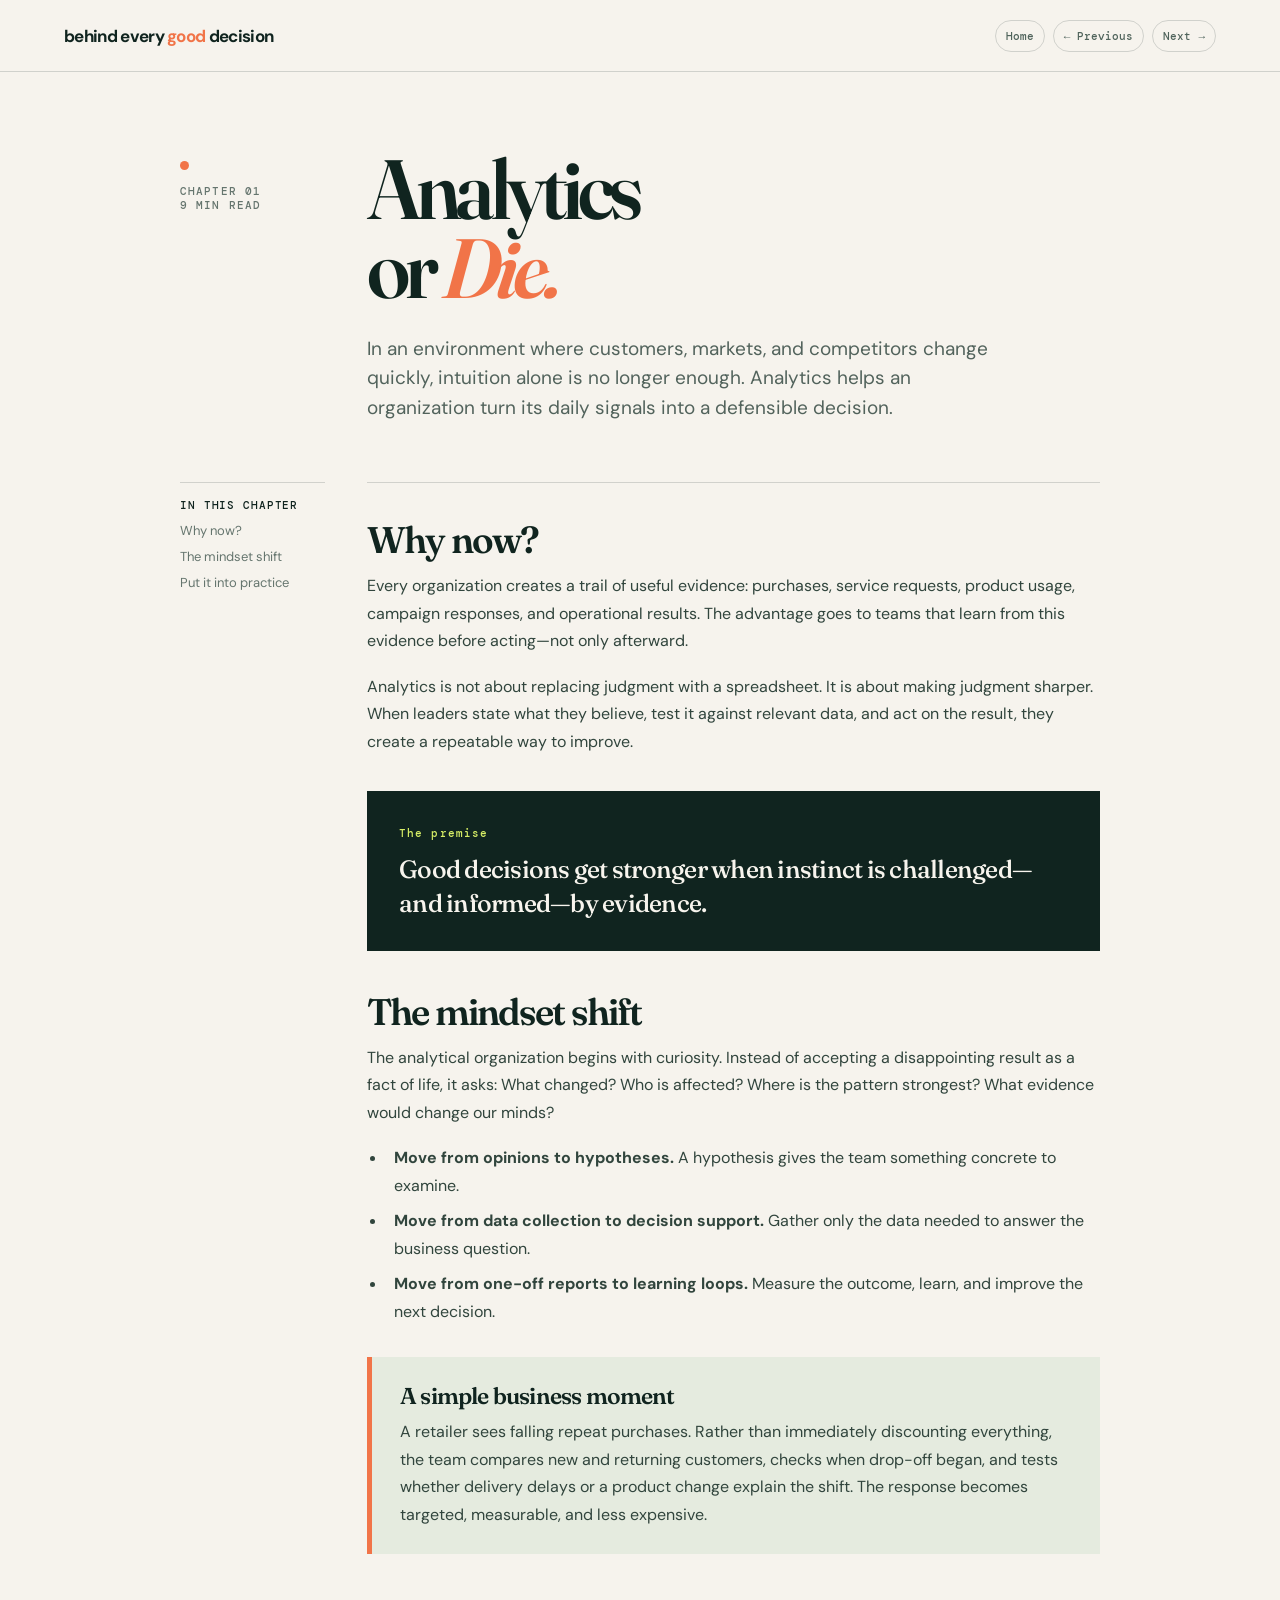
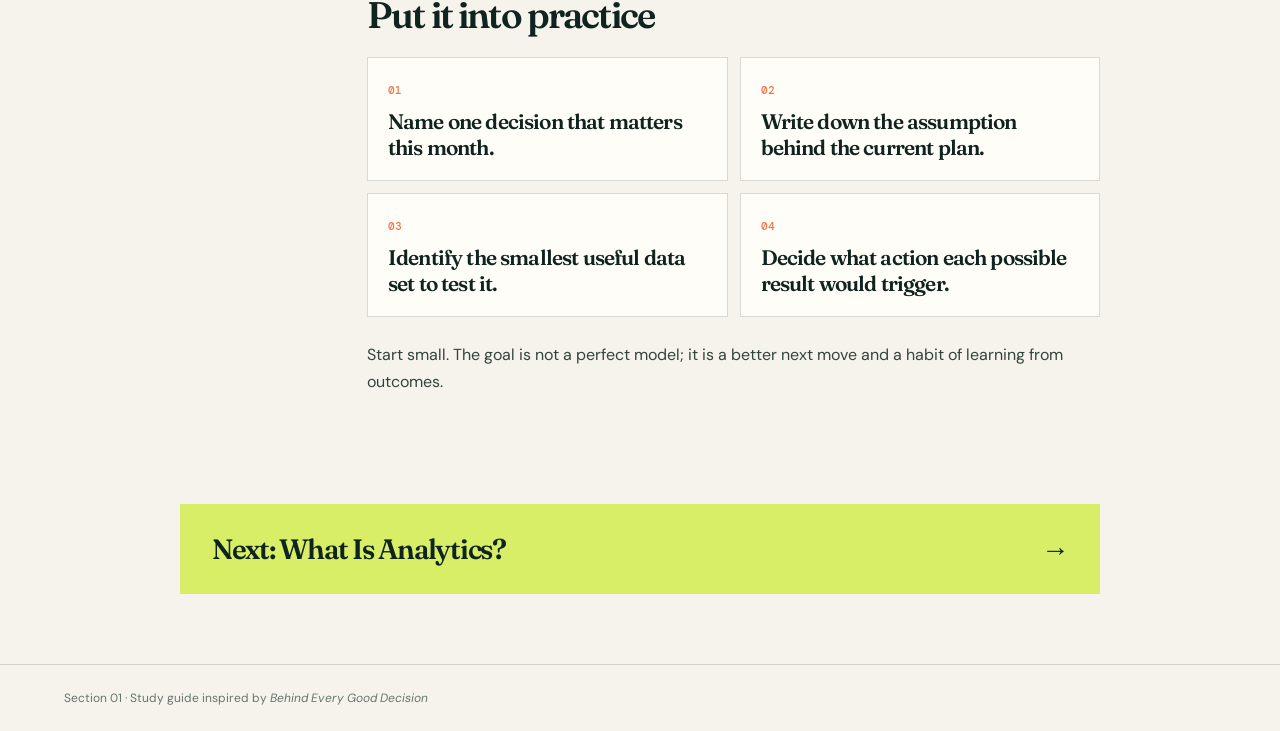
<file: begd-01/chapter1/index.html>
<!doctype html>
<html lang="en">

<head>
    <meta charset="UTF-8">
    <meta name="viewport" content="width=device-width,initial-scale=1.0">
    <title>Analytics or Die — Section 1</title>
    <link rel="stylesheet" href="../reader.css">
</head>

<body>
    <nav class="nav"><a class="brand" href="../index.html">behind every <b>good</b> decision</a><a class="back"
            href="../index.html">← SECTION 01</a></nav>
    <header class="hero">
        <div class="label">Chapter 01<br>9 min read</div>
        <div>
            <h1>Analytics<br>or <em>Die.</em></h1>
            <p class="dek">In an environment where customers, markets, and competitors change quickly, intuition alone
                is no longer enough. Analytics helps an organization turn its daily signals into a defensible decision.
            </p>
        </div>
    </header>
    <main class="content">
        <aside class="toc"><b>In this chapter</b><a href="#why">Why now?</a><br><a href="#mindset">The mindset
                shift</a><br><a href="#practice">Put it into practice</a></aside>
        <article class="article">
            <h2 id="why">Why now?</h2>
            <p>Every organization creates a trail of useful evidence: purchases, service requests, product usage,
                campaign responses, and operational results. The advantage goes to teams that learn from this evidence
                before acting—not only afterward.</p>
            <p>Analytics is not about replacing judgment with a spreadsheet. It is about making judgment sharper. When
                leaders state what they believe, test it against relevant data, and act on the result, they create a
                repeatable way to improve.</p>
            <div class="callout"><small>The premise</small>
                <p>Good decisions get stronger when instinct is challenged—and informed—by evidence.</p>
            </div>
            <h2 id="mindset">The mindset shift</h2>
            <p>The analytical organization begins with curiosity. Instead of accepting a disappointing result as a fact
                of life, it asks: What changed? Who is affected? Where is the pattern strongest? What evidence would
                change our minds?</p>
            <ul>
                <li><strong>Move from opinions to hypotheses.</strong> A hypothesis gives the team something concrete to
                    examine.</li>
                <li><strong>Move from data collection to decision support.</strong> Gather only the data needed to
                    answer the business question.</li>
                <li><strong>Move from one-off reports to learning loops.</strong> Measure the outcome, learn, and
                    improve the next decision.</li>
            </ul>
            <div class="case">
                <h3>A simple business moment</h3>
                <p>A retailer sees falling repeat purchases. Rather than immediately discounting everything, the team
                    compares new and returning customers, checks when drop-off began, and tests whether delivery delays
                    or a product change explain the shift. The response becomes targeted, measurable, and less
                    expensive.</p>
            </div>
            <h2 id="practice">Put it into practice</h2>
            <div class="steps">
                <div class="step"><span>01</span><strong>Name one decision that matters this month.</strong></div>
                <div class="step"><span>02</span><strong>Write down the assumption behind the current plan.</strong>
                </div>
                <div class="step"><span>03</span><strong>Identify the smallest useful data set to test it.</strong>
                </div>
                <div class="step"><span>04</span><strong>Decide what action each possible result would trigger.</strong>
                </div>
            </div>
            <p>Start small. The goal is not a perfect model; it is a better next move and a habit of learning from
                outcomes.</p>
        </article>
    </main>
    <div class="next"><a href="../chapter2/index.html">Next: What Is Analytics? <span>→</span></a></div>
    <footer>Section 01 · Study guide inspired by <i>Behind Every Good Decision</i></footer>
    <script src="../chapter-nav.js"></script>
</body>

</html>
</file>
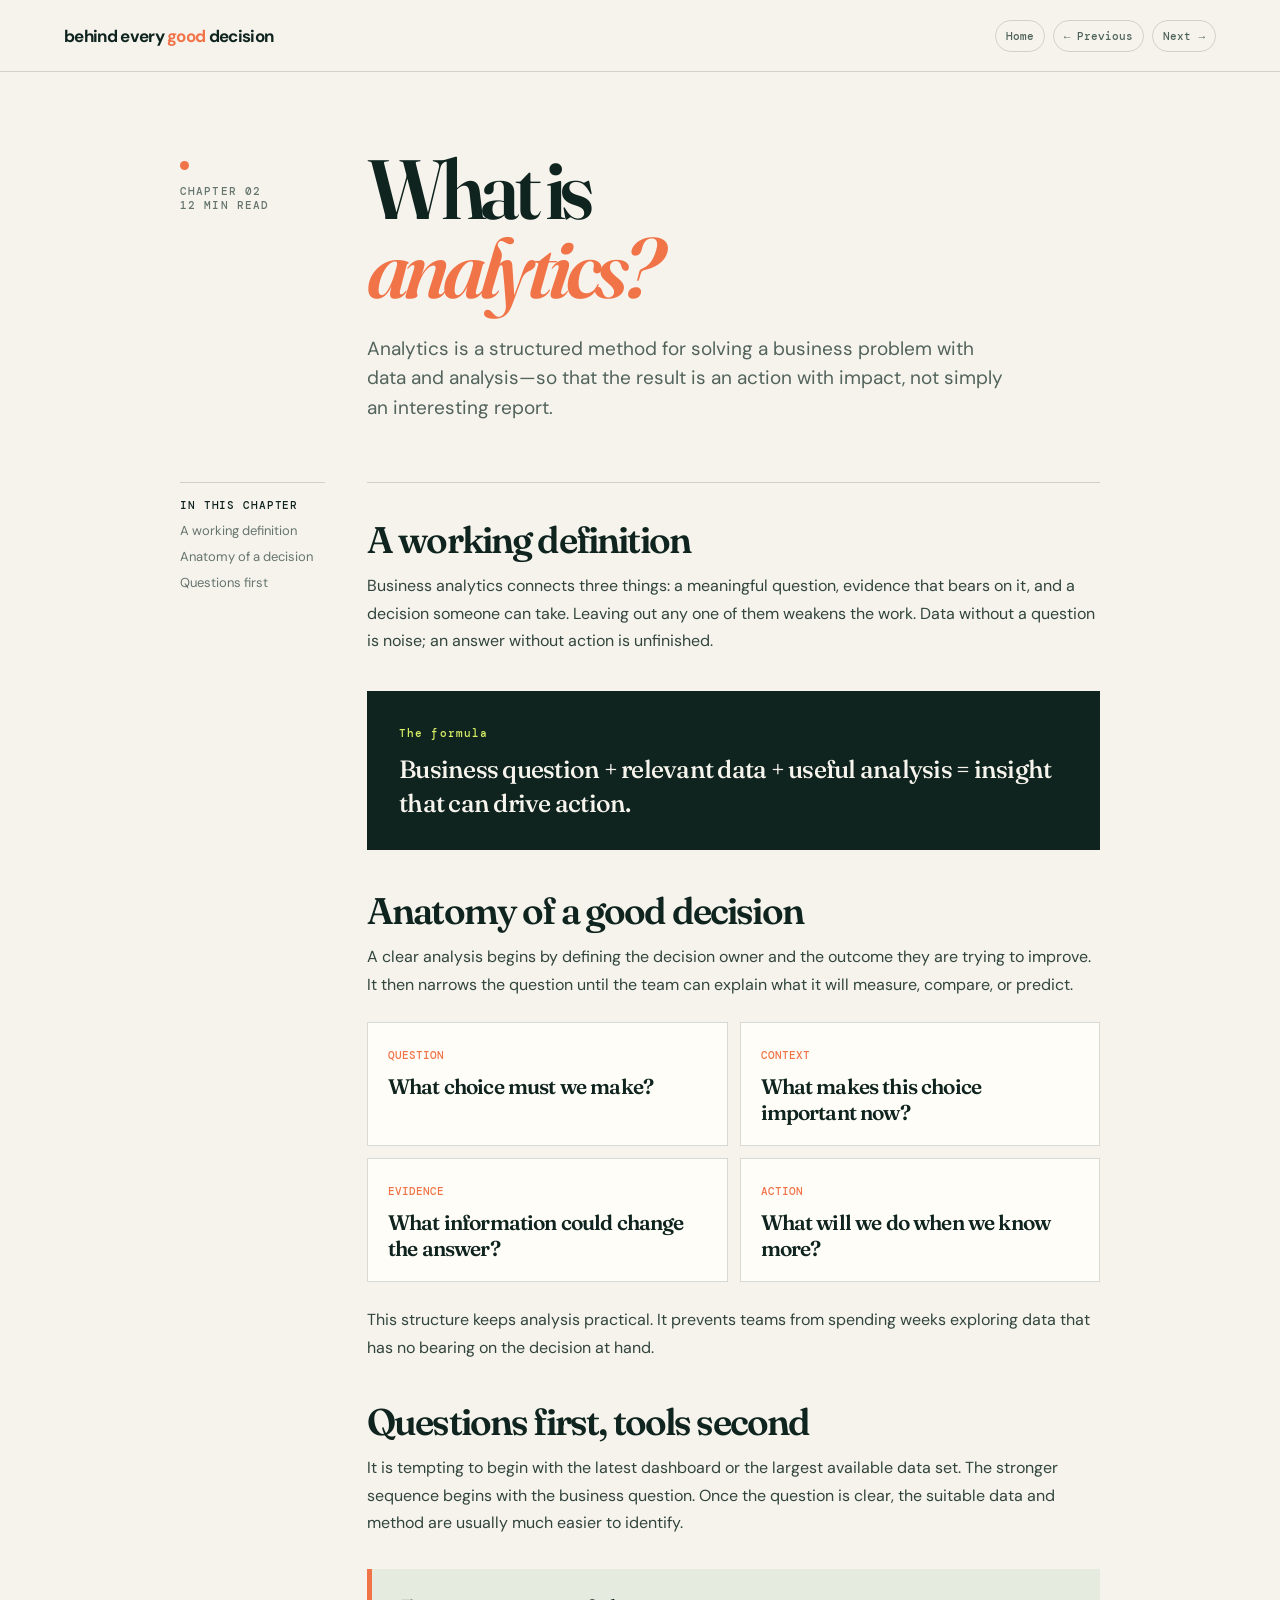
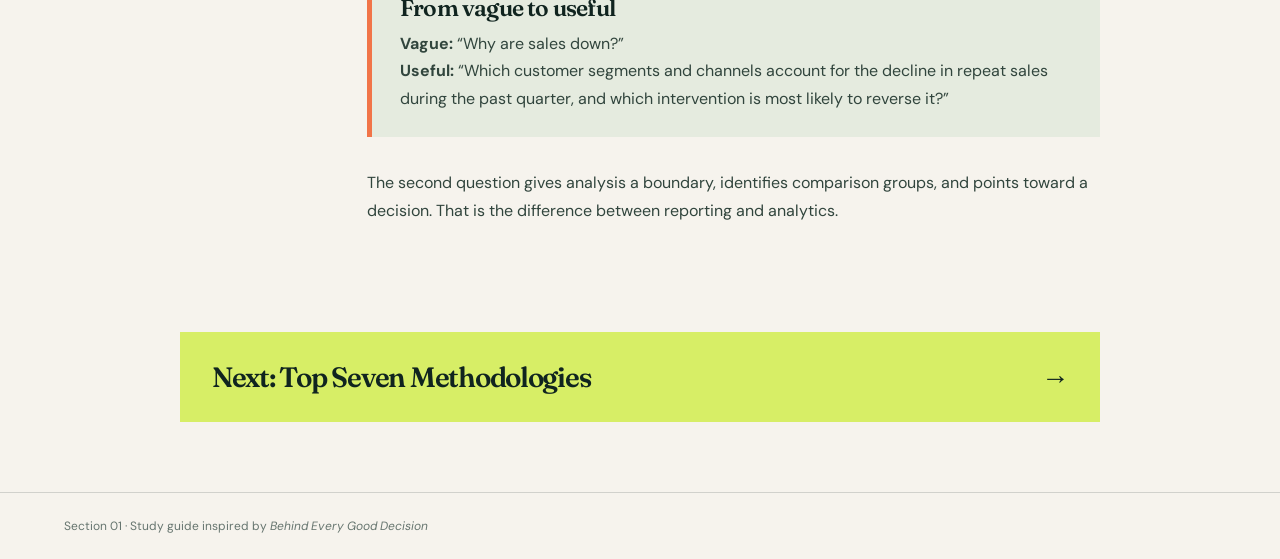
<file: begd-01/chapter2/index.html>
<!doctype html>
<html lang="en">

<head>
    <meta charset="UTF-8">
    <meta name="viewport" content="width=device-width,initial-scale=1.0">
    <title>What Is Analytics? — Section 1</title>
    <link rel="stylesheet" href="../reader.css">
</head>

<body>
    <nav class="nav"><a class="brand" href="../index.html">behind every <b>good</b> decision</a><a class="back"
            href="../index.html">← SECTION 01</a></nav>
    <header class="hero">
        <div class="label">Chapter 02<br>12 min read</div>
        <div>
            <h1>What is<br><em>analytics?</em></h1>
            <p class="dek">Analytics is a structured method for solving a business problem with data and analysis—so
                that the result is an action with impact, not simply an interesting report.</p>
        </div>
    </header>
    <main class="content">
        <aside class="toc"><b>In this chapter</b><a href="#definition">A working definition</a><br><a
                href="#anatomy">Anatomy of a decision</a><br><a href="#questions">Questions first</a></aside>
        <article class="article">
            <h2 id="definition">A working definition</h2>
            <p>Business analytics connects three things: a meaningful question, evidence that bears on it, and a
                decision someone can take. Leaving out any one of them weakens the work. Data without a question is
                noise; an answer without action is unfinished.</p>
            <div class="callout"><small>The formula</small>
                <p>Business question + relevant data + useful analysis = insight that can drive action.</p>
            </div>
            <h2 id="anatomy">Anatomy of a good decision</h2>
            <p>A clear analysis begins by defining the decision owner and the outcome they are trying to improve. It
                then narrows the question until the team can explain what it will measure, compare, or predict.</p>
            <div class="steps">
                <div class="step"><span>QUESTION</span><strong>What choice must we make?</strong></div>
                <div class="step"><span>CONTEXT</span><strong>What makes this choice important now?</strong></div>
                <div class="step"><span>EVIDENCE</span><strong>What information could change the answer?</strong></div>
                <div class="step"><span>ACTION</span><strong>What will we do when we know more?</strong></div>
            </div>
            <p>This structure keeps analysis practical. It prevents teams from spending weeks exploring data that has no
                bearing on the decision at hand.</p>
            <h2 id="questions">Questions first, tools second</h2>
            <p>It is tempting to begin with the latest dashboard or the largest available data set. The stronger
                sequence begins with the business question. Once the question is clear, the suitable data and method are
                usually much easier to identify.</p>
            <div class="case">
                <h3>From vague to useful</h3>
                <p><strong>Vague:</strong> “Why are sales down?”<br><strong>Useful:</strong> “Which customer segments
                    and channels account for the decline in repeat sales during the past quarter, and which intervention
                    is most likely to reverse it?”</p>
            </div>
            <p>The second question gives analysis a boundary, identifies comparison groups, and points toward a
                decision. That is the difference between reporting and analytics.</p>
        </article>
    </main>
    <div class="next"><a href="../chapter3/index.html">Next: Top Seven Methodologies <span>→</span></a></div>
    <footer>Section 01 · Study guide inspired by <i>Behind Every Good Decision</i></footer>
    <script src="../chapter-nav.js"></script>
</body>

</html>
</file>
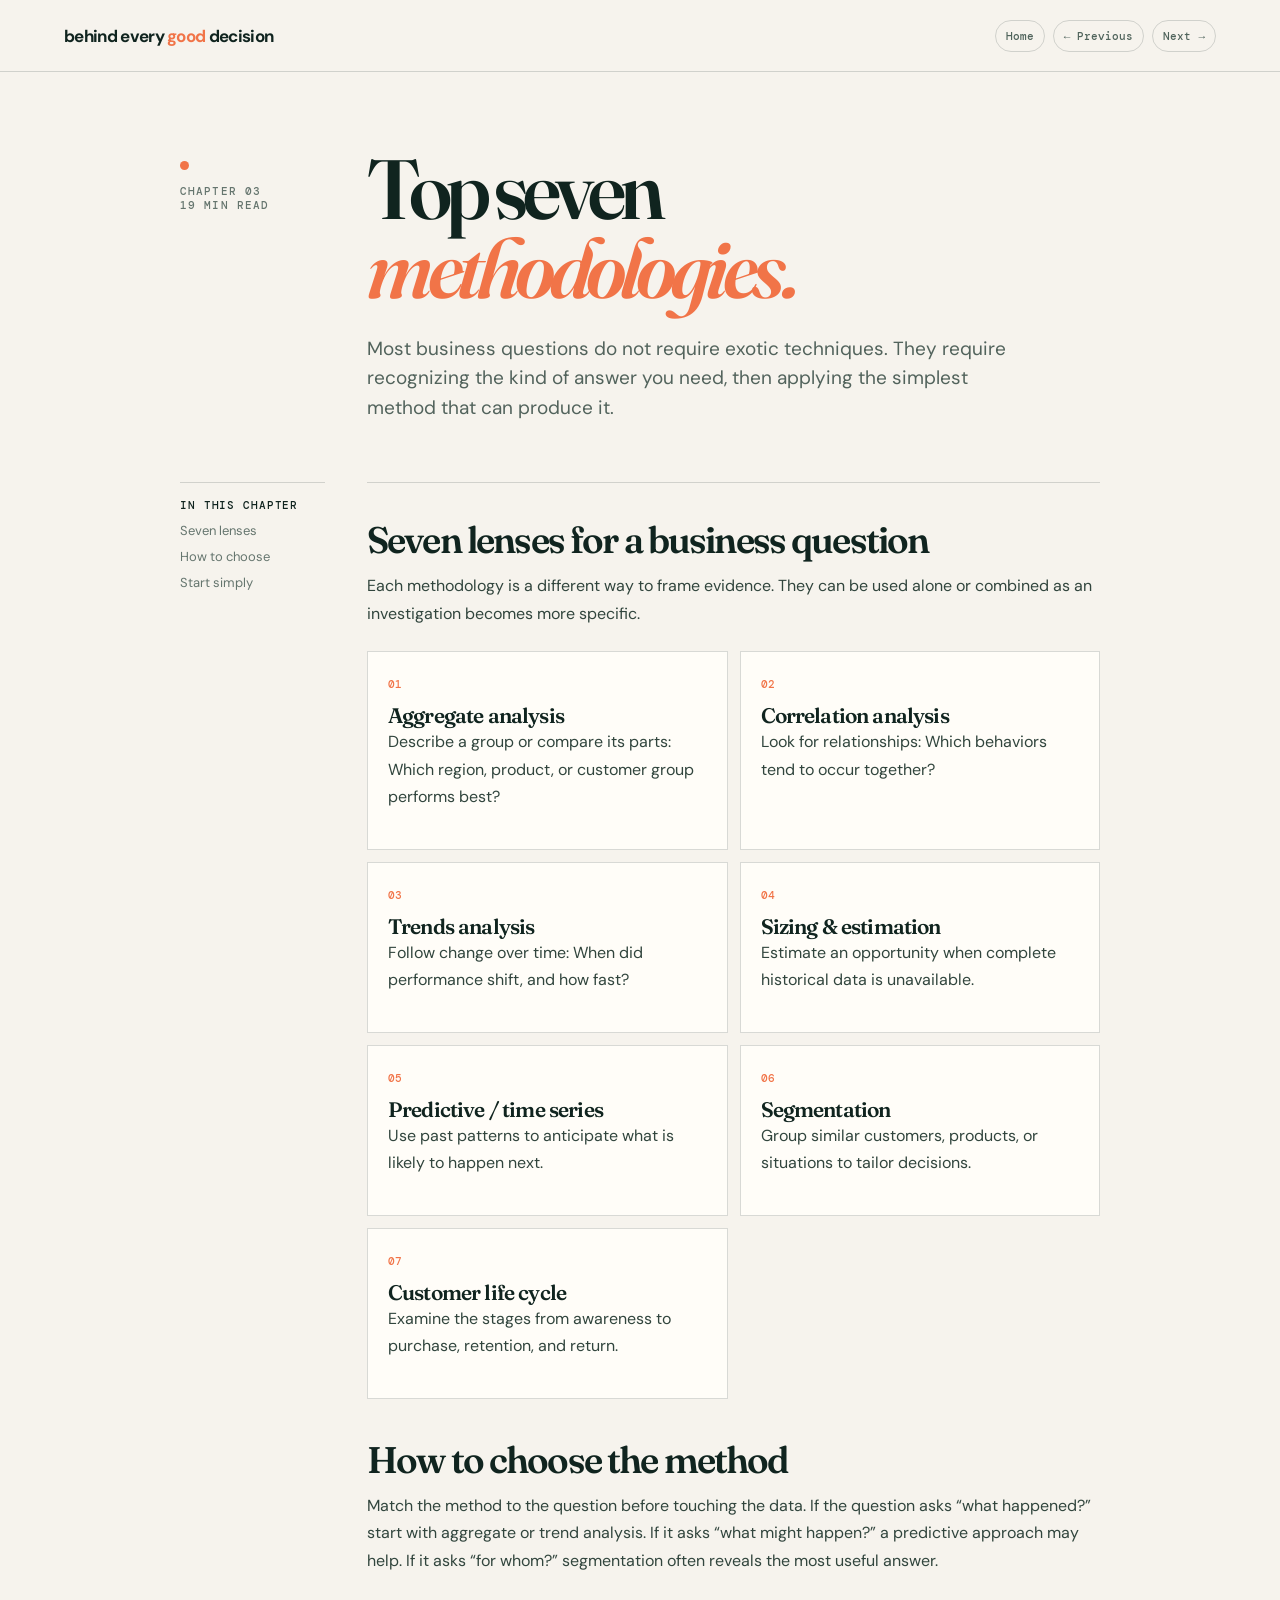
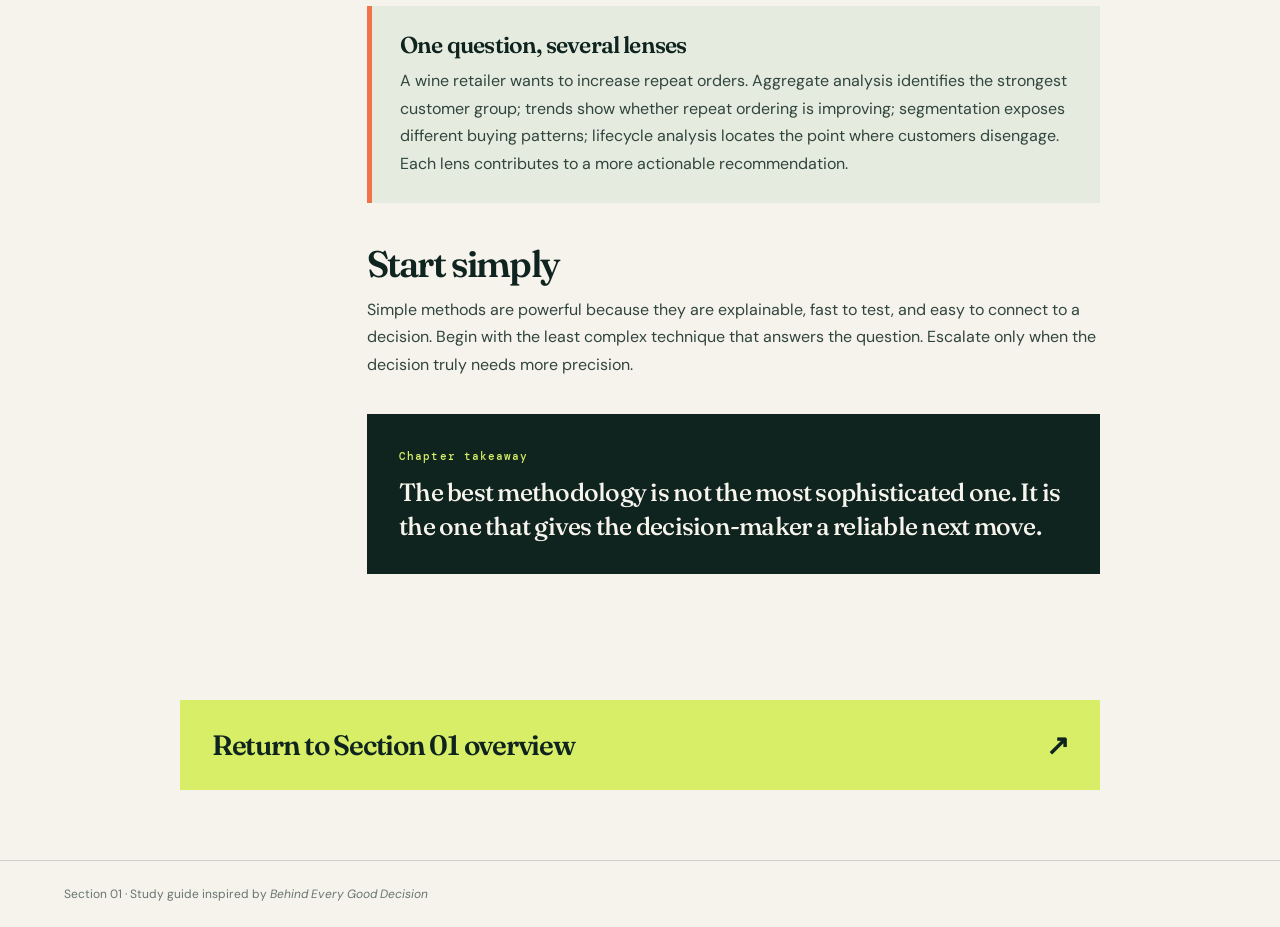
<file: begd-01/chapter3/index.html>
<!doctype html>
<html lang="en">

<head>
    <meta charset="UTF-8">
    <meta name="viewport" content="width=device-width,initial-scale=1.0">
    <title>Top Seven Analytics Methodologies — Section 1</title>
    <link rel="stylesheet" href="../reader.css">
</head>

<body>
    <nav class="nav"><a class="brand" href="../index.html">behind every <b>good</b> decision</a><a class="back"
            href="../index.html">← SECTION 01</a></nav>
    <header class="hero">
        <div class="label">Chapter 03<br>19 min read</div>
        <div>
            <h1>Top seven<br><em>methodologies.</em></h1>
            <p class="dek">Most business questions do not require exotic techniques. They require recognizing the kind
                of answer you need, then applying the simplest method that can produce it.</p>
        </div>
    </header>
    <main class="content">
        <aside class="toc"><b>In this chapter</b><a href="#lenses">Seven lenses</a><br><a href="#choose">How to
                choose</a><br><a href="#start">Start simply</a></aside>
        <article class="article">
            <h2 id="lenses">Seven lenses for a business question</h2>
            <p>Each methodology is a different way to frame evidence. They can be used alone or combined as an
                investigation becomes more specific.</p>
            <div class="steps">
                <div class="step"><span>01</span><strong>Aggregate analysis</strong>
                    <p>Describe a group or compare its parts: Which region, product, or customer group performs best?
                    </p>
                </div>
                <div class="step"><span>02</span><strong>Correlation analysis</strong>
                    <p>Look for relationships: Which behaviors tend to occur together?</p>
                </div>
                <div class="step"><span>03</span><strong>Trends analysis</strong>
                    <p>Follow change over time: When did performance shift, and how fast?</p>
                </div>
                <div class="step"><span>04</span><strong>Sizing & estimation</strong>
                    <p>Estimate an opportunity when complete historical data is unavailable.</p>
                </div>
                <div class="step"><span>05</span><strong>Predictive / time series</strong>
                    <p>Use past patterns to anticipate what is likely to happen next.</p>
                </div>
                <div class="step"><span>06</span><strong>Segmentation</strong>
                    <p>Group similar customers, products, or situations to tailor decisions.</p>
                </div>
                <div class="step"><span>07</span><strong>Customer life cycle</strong>
                    <p>Examine the stages from awareness to purchase, retention, and return.</p>
                </div>
            </div>
            <h2 id="choose">How to choose the method</h2>
            <p>Match the method to the question before touching the data. If the question asks “what happened?” start
                with aggregate or trend analysis. If it asks “what might happen?” a predictive approach may help. If it
                asks “for whom?” segmentation often reveals the most useful answer.</p>
            <div class="case">
                <h3>One question, several lenses</h3>
                <p>A wine retailer wants to increase repeat orders. Aggregate analysis identifies the strongest customer
                    group; trends show whether repeat ordering is improving; segmentation exposes different buying
                    patterns; lifecycle analysis locates the point where customers disengage. Each lens contributes to a
                    more actionable recommendation.</p>
            </div>
            <h2 id="start">Start simply</h2>
            <p>Simple methods are powerful because they are explainable, fast to test, and easy to connect to a
                decision. Begin with the least complex technique that answers the question. Escalate only when the
                decision truly needs more precision.</p>
            <div class="callout"><small>Chapter takeaway</small>
                <p>The best methodology is not the most sophisticated one. It is the one that gives the decision-maker a
                    reliable next move.</p>
            </div>
        </article>
    </main>
    <div class="next"><a href="../index.html">Return to Section 01 overview <span>↗</span></a></div>
    <footer>Section 01 · Study guide inspired by <i>Behind Every Good Decision</i></footer>
    <script src="../chapter-nav.js"></script>
</body>

</html>
</file>
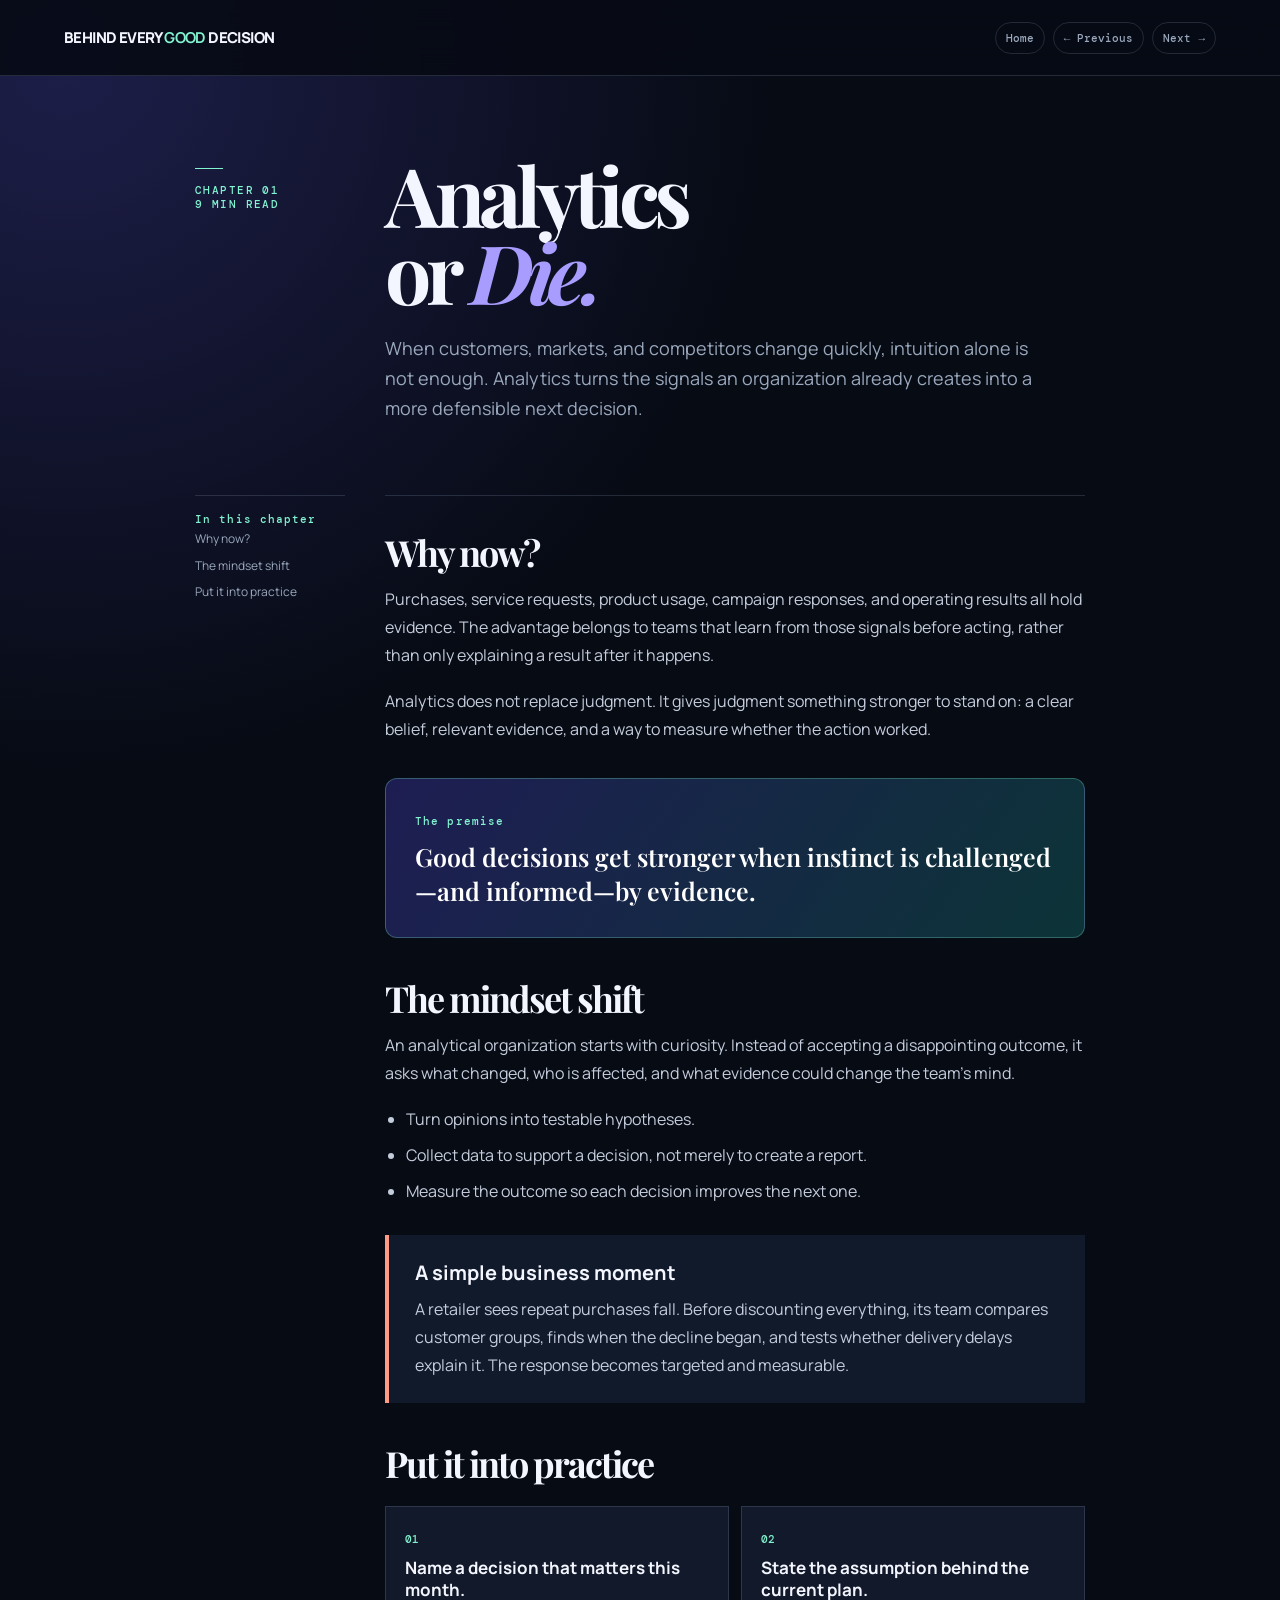
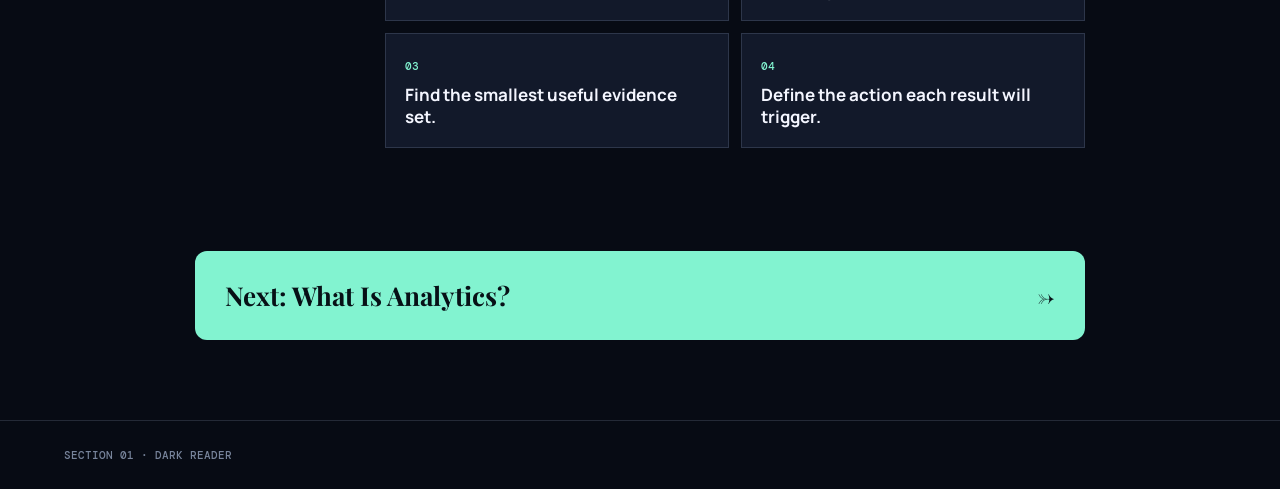
<file: begd-02/chapter1/index.html>
<!doctype html>
<html lang="en">

<head>
    <meta charset="UTF-8">
    <meta name="viewport" content="width=device-width,initial-scale=1.0">
    <title>Analytics or Die — Dark Reader</title>
    <link rel="stylesheet" href="../reader.css">
</head>

<body>
    <nav class="nav"><a class="brand" href="../index.html">BEHIND EVERY <b>GOOD</b> DECISION</a><a class="back"
            href="../index.html">← SECTION 01</a></nav>
    <header class="hero">
        <div class="label">Chapter 01<br>9 min read</div>
        <div>
            <h1>Analytics<br>or <em>Die.</em></h1>
            <p class="dek">When customers, markets, and competitors change quickly, intuition alone is not enough.
                Analytics turns the signals an organization already creates into a more defensible next decision.</p>
        </div>
    </header>
    <main class="content">
        <aside class="toc"><b>In this chapter</b><a href="#why">Why now?</a><br><a href="#shift">The mindset
                shift</a><br><a href="#practice">Put it into practice</a></aside>
        <article class="article">
            <h2 id="why">Why now?</h2>
            <p>Purchases, service requests, product usage, campaign responses, and operating results all hold evidence.
                The advantage belongs to teams that learn from those signals before acting, rather than only explaining
                a result after it happens.</p>
            <p>Analytics does not replace judgment. It gives judgment something stronger to stand on: a clear belief,
                relevant evidence, and a way to measure whether the action worked.</p>
            <div class="callout"><small>The premise</small>
                <p>Good decisions get stronger when instinct is challenged—and informed—by evidence.</p>
            </div>
            <h2 id="shift">The mindset shift</h2>
            <p>An analytical organization starts with curiosity. Instead of accepting a disappointing outcome, it asks
                what changed, who is affected, and what evidence could change the team’s mind.</p>
            <ul>
                <li>Turn opinions into testable hypotheses.</li>
                <li>Collect data to support a decision, not merely to create a report.</li>
                <li>Measure the outcome so each decision improves the next one.</li>
            </ul>
            <div class="case">
                <h3>A simple business moment</h3>
                <p>A retailer sees repeat purchases fall. Before discounting everything, its team compares customer
                    groups, finds when the decline began, and tests whether delivery delays explain it. The response
                    becomes targeted and measurable.</p>
            </div>
            <h2 id="practice">Put it into practice</h2>
            <div class="steps">
                <div class="step"><span>01</span><strong>Name a decision that matters this month.</strong></div>
                <div class="step"><span>02</span><strong>State the assumption behind the current plan.</strong></div>
                <div class="step"><span>03</span><strong>Find the smallest useful evidence set.</strong></div>
                <div class="step"><span>04</span><strong>Define the action each result will trigger.</strong></div>
            </div>
        </article>
    </main>
    <div class="next"><a href="../chapter2/index.html">Next: What Is Analytics? <span>→</span></a></div>
    <footer>SECTION 01 · DARK READER</footer>
    <script src="../chapter-nav.js"></script>
</body>

</html>
</file>
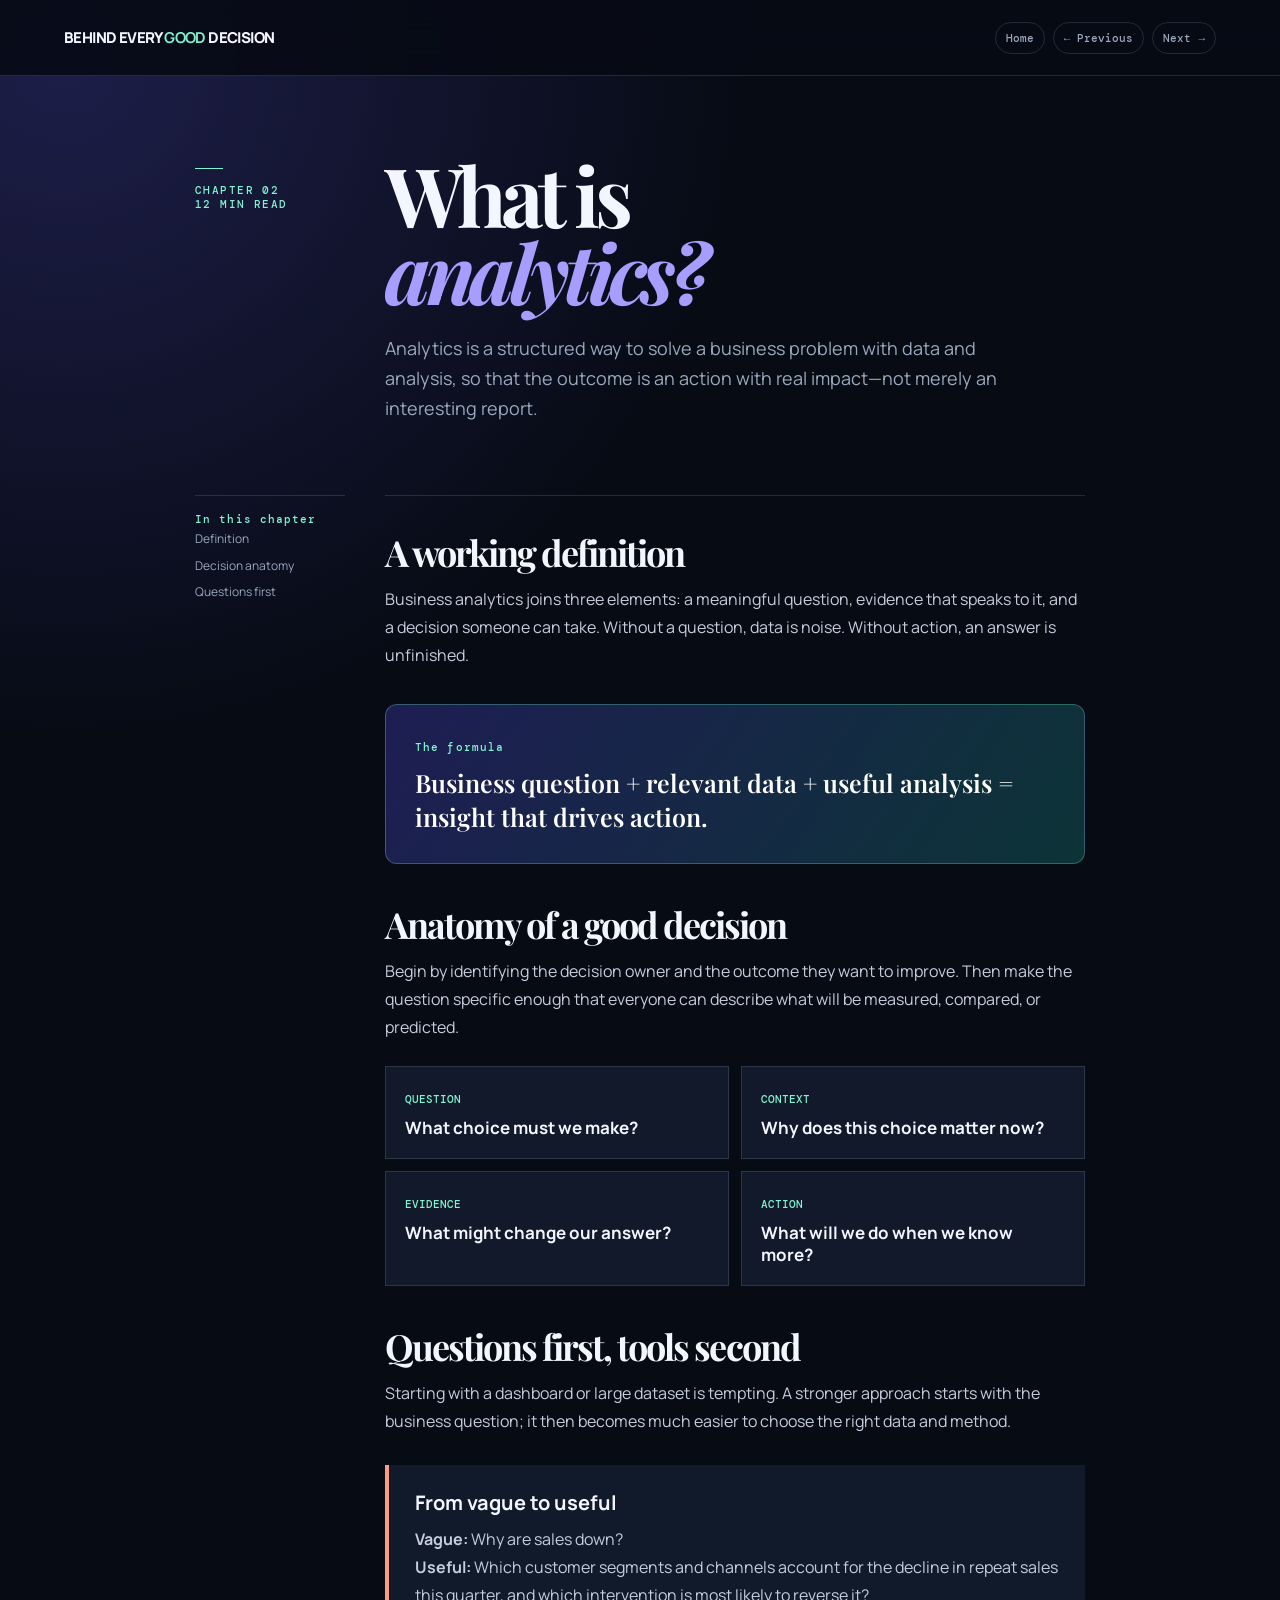
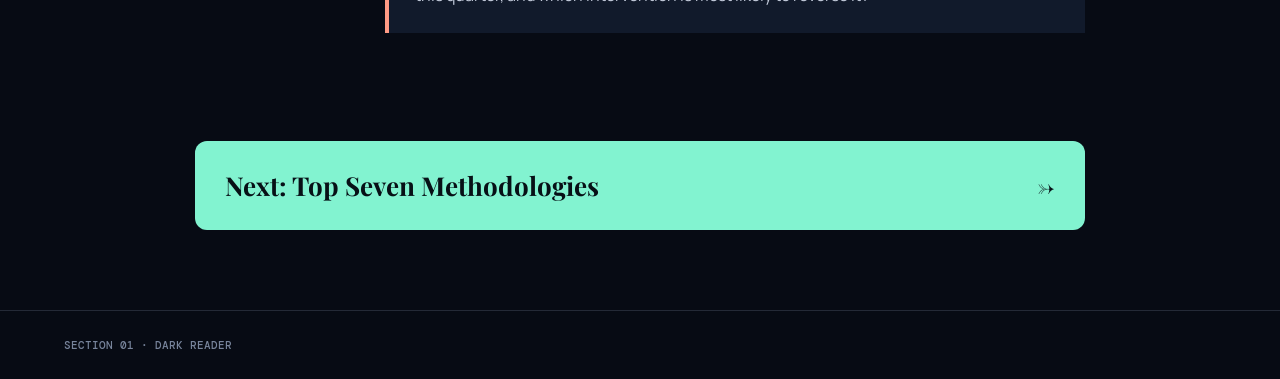
<file: begd-02/chapter2/index.html>
<!doctype html>
<html lang="en">

<head>
    <meta charset="UTF-8">
    <meta name="viewport" content="width=device-width,initial-scale=1.0">
    <title>What Is Analytics? — Dark Reader</title>
    <link rel="stylesheet" href="../reader.css">
</head>

<body>
    <nav class="nav"><a class="brand" href="../index.html">BEHIND EVERY <b>GOOD</b> DECISION</a><a class="back"
            href="../index.html">← SECTION 01</a></nav>
    <header class="hero">
        <div class="label">Chapter 02<br>12 min read</div>
        <div>
            <h1>What is<br><em>analytics?</em></h1>
            <p class="dek">Analytics is a structured way to solve a business problem with data and analysis, so that the
                outcome is an action with real impact—not merely an interesting report.</p>
        </div>
    </header>
    <main class="content">
        <aside class="toc"><b>In this chapter</b><a href="#definition">Definition</a><br><a href="#anatomy">Decision
                anatomy</a><br><a href="#questions">Questions first</a></aside>
        <article class="article">
            <h2 id="definition">A working definition</h2>
            <p>Business analytics joins three elements: a meaningful question, evidence that speaks to it, and a
                decision someone can take. Without a question, data is noise. Without action, an answer is unfinished.
            </p>
            <div class="callout"><small>The formula</small>
                <p>Business question + relevant data + useful analysis = insight that drives action.</p>
            </div>
            <h2 id="anatomy">Anatomy of a good decision</h2>
            <p>Begin by identifying the decision owner and the outcome they want to improve. Then make the question
                specific enough that everyone can describe what will be measured, compared, or predicted.</p>
            <div class="steps">
                <div class="step"><span>QUESTION</span><strong>What choice must we make?</strong></div>
                <div class="step"><span>CONTEXT</span><strong>Why does this choice matter now?</strong></div>
                <div class="step"><span>EVIDENCE</span><strong>What might change our answer?</strong></div>
                <div class="step"><span>ACTION</span><strong>What will we do when we know more?</strong></div>
            </div>
            <h2 id="questions">Questions first, tools second</h2>
            <p>Starting with a dashboard or large dataset is tempting. A stronger approach starts with the business
                question; it then becomes much easier to choose the right data and method.</p>
            <div class="case">
                <h3>From vague to useful</h3>
                <p><strong>Vague:</strong> Why are sales down?<br><strong>Useful:</strong> Which customer segments and
                    channels account for the decline in repeat sales this quarter, and which intervention is most likely
                    to reverse it?</p>
            </div>
        </article>
    </main>
    <div class="next"><a href="../chapter3/index.html">Next: Top Seven Methodologies <span>→</span></a></div>
    <footer>SECTION 01 · DARK READER</footer>
    <script src="../chapter-nav.js"></script>
</body>

</html>
</file>
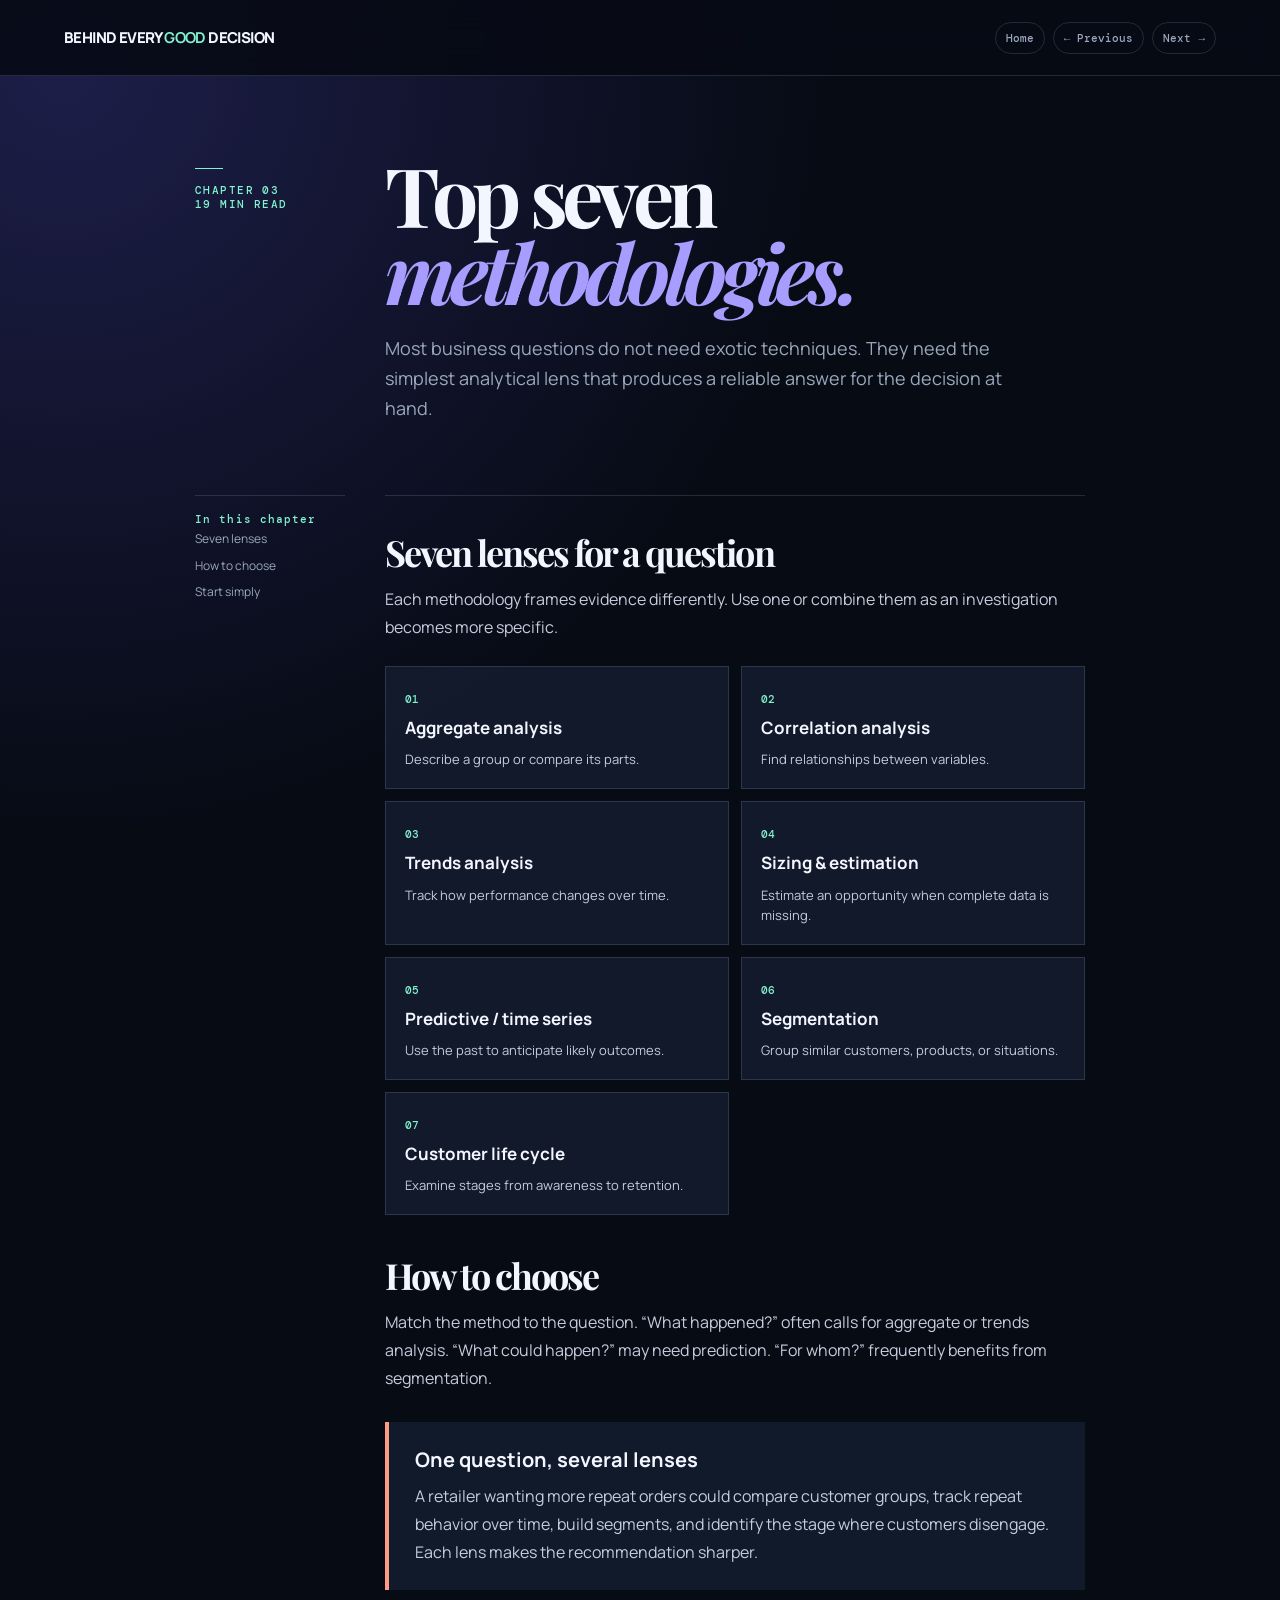
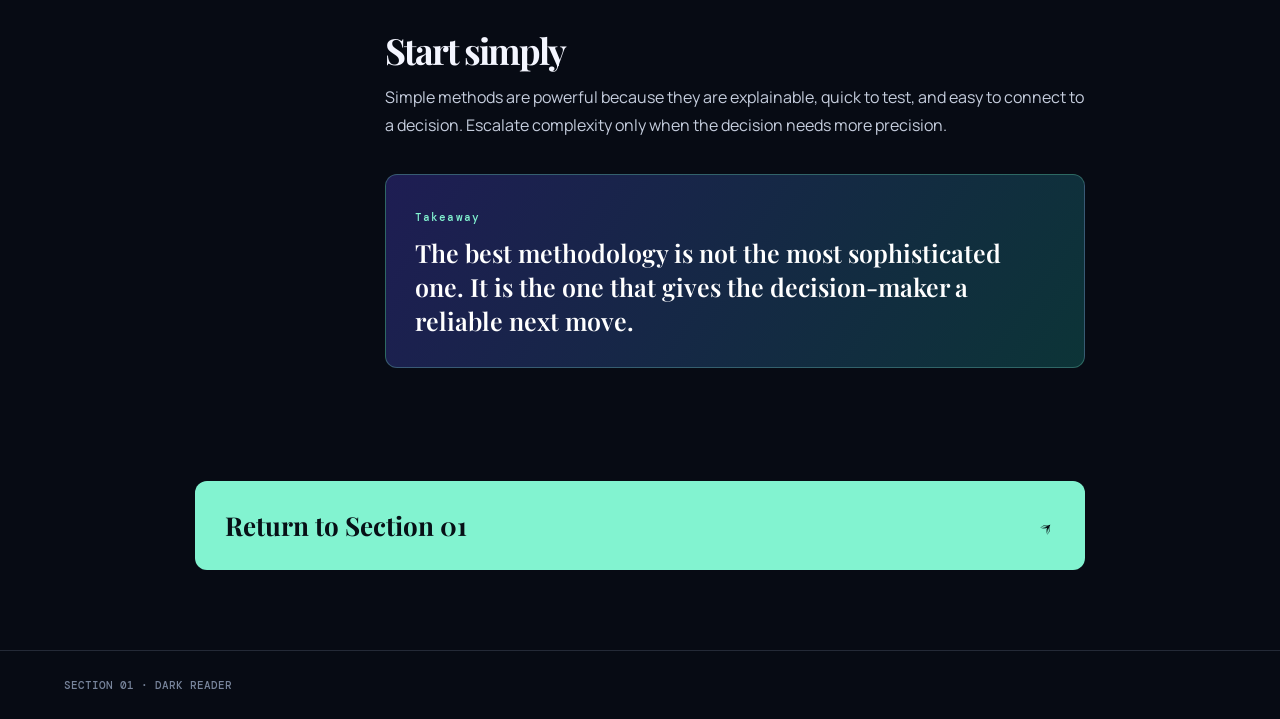
<file: begd-02/chapter3/index.html>
<!doctype html>
<html lang="en">

<head>
    <meta charset="UTF-8">
    <meta name="viewport" content="width=device-width,initial-scale=1.0">
    <title>Top Seven Methodologies — Dark Reader</title>
    <link rel="stylesheet" href="../reader.css">
</head>

<body>
    <nav class="nav"><a class="brand" href="../index.html">BEHIND EVERY <b>GOOD</b> DECISION</a><a class="back"
            href="../index.html">← SECTION 01</a></nav>
    <header class="hero">
        <div class="label">Chapter 03<br>19 min read</div>
        <div>
            <h1>Top seven<br><em>methodologies.</em></h1>
            <p class="dek">Most business questions do not need exotic techniques. They need the simplest analytical lens
                that produces a reliable answer for the decision at hand.</p>
        </div>
    </header>
    <main class="content">
        <aside class="toc"><b>In this chapter</b><a href="#lenses">Seven lenses</a><br><a href="#choose">How to
                choose</a><br><a href="#start">Start simply</a></aside>
        <article class="article">
            <h2 id="lenses">Seven lenses for a question</h2>
            <p>Each methodology frames evidence differently. Use one or combine them as an investigation becomes more
                specific.</p>
            <div class="steps">
                <div class="step"><span>01</span><strong>Aggregate analysis</strong>
                    <p>Describe a group or compare its parts.</p>
                </div>
                <div class="step"><span>02</span><strong>Correlation analysis</strong>
                    <p>Find relationships between variables.</p>
                </div>
                <div class="step"><span>03</span><strong>Trends analysis</strong>
                    <p>Track how performance changes over time.</p>
                </div>
                <div class="step"><span>04</span><strong>Sizing & estimation</strong>
                    <p>Estimate an opportunity when complete data is missing.</p>
                </div>
                <div class="step"><span>05</span><strong>Predictive / time series</strong>
                    <p>Use the past to anticipate likely outcomes.</p>
                </div>
                <div class="step"><span>06</span><strong>Segmentation</strong>
                    <p>Group similar customers, products, or situations.</p>
                </div>
                <div class="step"><span>07</span><strong>Customer life cycle</strong>
                    <p>Examine stages from awareness to retention.</p>
                </div>
            </div>
            <h2 id="choose">How to choose</h2>
            <p>Match the method to the question. “What happened?” often calls for aggregate or trends analysis. “What
                could happen?” may need prediction. “For whom?” frequently benefits from segmentation.</p>
            <div class="case">
                <h3>One question, several lenses</h3>
                <p>A retailer wanting more repeat orders could compare customer groups, track repeat behavior over time,
                    build segments, and identify the stage where customers disengage. Each lens makes the recommendation
                    sharper.</p>
            </div>
            <h2 id="start">Start simply</h2>
            <p>Simple methods are powerful because they are explainable, quick to test, and easy to connect to a
                decision. Escalate complexity only when the decision needs more precision.</p>
            <div class="callout"><small>Takeaway</small>
                <p>The best methodology is not the most sophisticated one. It is the one that gives the decision-maker a
                    reliable next move.</p>
            </div>
        </article>
    </main>
    <div class="next"><a href="../index.html">Return to Section 01 <span>↗</span></a></div>
    <footer>SECTION 01 · DARK READER</footer>
    <script src="../chapter-nav.js"></script>
</body>

</html>
</file>
<file: begd-01/reader.css>
@import url('https://fonts.googleapis.com/css2?family=DM+Mono:wght@400;500&family=DM+Sans:wght@400;500;600;700&family=Fraunces:opsz,wght@9..144,500;9..144,600;9..144,700&display=swap');

.nav{position:fixed;inset:0 0 auto 0;z-index:100;background:rgba(246,243,237,.96);backdrop-filter:blur(12px)}body{padding-top:72px}
:root{--ink:#10241f;--paper:#f6f3ed;--lime:#d7ee66;--orange:#f17448;--soft:#e5ebdf;--line:rgba(16,36,31,.16)}*{box-sizing:border-box}html{scroll-behavior:smooth}body{margin:0;background:var(--paper);color:var(--ink);font-family:'DM Sans',sans-serif}a{color:inherit;text-decoration:none}.nav{height:72px;padding:0 clamp(20px,5vw,75px);display:flex;align-items:center;justify-content:space-between;border-bottom:1px solid var(--line)}.brand{font-size:17px;font-weight:700;letter-spacing:-.04em}.brand b{color:var(--orange)}.back{font:500 12px 'DM Mono',monospace}.back:hover{color:var(--orange)}.hero{max-width:1080px;margin:auto;padding:78px clamp(22px,7vw,80px) 60px;display:grid;grid-template-columns:145px 1fr;gap:42px}.label{font:500 11px 'DM Mono',monospace;letter-spacing:.1em;color:#65756e;text-transform:uppercase;padding-top:11px}.label:before{content:'';display:block;width:9px;height:9px;background:var(--orange);border-radius:50%;margin-bottom:14px}h1{font:600 clamp(49px,7vw,84px)/.94 Fraunces,serif;letter-spacing:-.065em;margin:0 0 26px;max-width:720px}h1 em{color:var(--orange);font-style:italic}.dek{font-size:19px;line-height:1.55;max-width:650px;color:#52635c;margin:0}.content{max-width:1080px;margin:auto;padding:0 clamp(22px,7vw,80px) 90px;display:grid;grid-template-columns:145px minmax(0,1fr);gap:42px}.toc{border-top:1px solid var(--line);padding-top:15px;font-size:13px;line-height:2;color:#65756e}.toc b{display:block;color:var(--ink);font:500 11px 'DM Mono',monospace;letter-spacing:.08em;text-transform:uppercase;margin-bottom:6px}.article{border-top:1px solid var(--line);padding-top:38px}.article h2{font:600 37px/1 Fraunces,serif;letter-spacing:-.05em;margin:42px 0 14px}.article h2:first-child{margin-top:0}.article p,.article li{font-size:16px;line-height:1.72;color:#31453d}.article p{margin:0 0 18px}.article ul{padding-left:20px;margin:14px 0 24px}.article li{padding-left:7px;margin:8px 0}.callout{background:var(--ink);color:#f7f4ed;padding:30px 32px;margin:36px 0}.callout small{font:500 11px 'DM Mono',monospace;color:var(--lime);letter-spacing:.1em}.callout p{color:#f7f4ed;font:500 25px/1.35 Fraunces,serif;letter-spacing:-.03em;margin:11px 0 0}.case{background:var(--soft);border-left:5px solid var(--orange);padding:25px 28px;margin:32px 0}.case h3{font:600 23px Fraunces,serif;letter-spacing:-.035em;margin:0 0 8px}.case p{margin:0}.steps{display:grid;grid-template-columns:repeat(2,1fr);gap:12px;margin:24px 0}.step{background:#fffdf8;padding:20px;border:1px solid var(--line)}.step span{font:500 11px 'DM Mono',monospace;color:var(--orange)}.step strong{display:block;font:600 21px Fraunces,serif;letter-spacing:-.04em;margin-top:9px}.next{max-width:1080px;margin:auto;padding:0 clamp(22px,7vw,80px) 70px}.next a{display:flex;justify-content:space-between;align-items:center;background:var(--lime);padding:28px 32px;font:600 28px Fraunces,serif;letter-spacing:-.045em}.next a:hover{background:var(--orange)}footer{border-top:1px solid var(--line);padding:25px clamp(22px,5vw,75px);font-size:12px;color:#66756f}@media(max-width:700px){.hero,.content{grid-template-columns:1fr;gap:15px}.hero{padding-top:48px}.label{padding-top:0}.toc{display:none}.article{padding-top:28px}.steps{grid-template-columns:1fr}.next a{font-size:22px;padding:23px}.dek{font-size:17px}}

.nav{position:fixed;inset:0 0 auto 0;z-index:100;background:rgba(246,243,237,.96);backdrop-filter:blur(12px)}body{padding-top:72px}

.chapter-nav{display:flex;gap:8px}.chapter-nav a{font:500 11px "DM Mono",monospace;color:#50645c;border:1px solid var(--line);padding:8px 10px;border-radius:999px}.chapter-nav a:hover{background:var(--ink);color:var(--lime)}
</file>
<file: begd-02/reader.css>
@import url('https://fonts.googleapis.com/css2?family=DM+Mono:wght@400;500&family=Manrope:wght@400;500;600;700;800&family=Playfair+Display:ital,wght@0,600;0,700;1,600&display=swap');
:root{--bg:#070b14;--text:#f4f6ff;--muted:#9aa8bd;--line:rgba(201,218,255,.15);--aqua:#82f3d0;--violet:#a99cff;--panel:#111a2b;--coral:#ff9b85}*{box-sizing:border-box}html{scroll-behavior:smooth}body{margin:0;background:radial-gradient(circle at 5% 3%,#1d1e49 0,transparent 30%),var(--bg);color:var(--text);font-family:Manrope,sans-serif}a{color:inherit;text-decoration:none}.nav{height:76px;padding:0 clamp(20px,5vw,80px);display:flex;align-items:center;justify-content:space-between;background:rgba(7,11,20,.9);backdrop-filter:blur(16px);border-bottom:1px solid var(--line);position:fixed;inset:0 0 auto;z-index:10}.brand{font-weight:800;font-size:15px;letter-spacing:-.04em}.brand b{color:var(--aqua)}.back{font:500 11px 'DM Mono',monospace;color:var(--muted)}.back:hover{color:var(--aqua)}.hero{max-width:1050px;margin:auto;padding:156px clamp(22px,7vw,80px) 72px;display:grid;grid-template-columns:150px 1fr;gap:40px}.label{font:500 11px 'DM Mono',monospace;letter-spacing:.13em;color:var(--aqua);text-transform:uppercase;padding-top:12px}.label:before{content:'';width:28px;height:1px;background:var(--aqua);display:block;margin-bottom:14px}h1{font:700 clamp(51px,7vw,82px)/.94 'Playfair Display',serif;letter-spacing:-.065em;margin:0 0 24px}h1 em{color:var(--violet)}.dek{max-width:650px;color:var(--muted);font-size:18px;line-height:1.65;margin:0}.content{max-width:1050px;margin:auto;padding:0 clamp(22px,7vw,80px) 78px;display:grid;grid-template-columns:150px minmax(0,1fr);gap:40px}.toc{font-size:12px;line-height:2.2;color:var(--muted);border-top:1px solid var(--line);padding-top:16px}.toc b{display:block;color:var(--aqua);font:500 11px 'DM Mono',monospace;letter-spacing:.1em}.article{border-top:1px solid var(--line);padding-top:38px}.article h2{font:700 36px/1 'Playfair Display',serif;letter-spacing:-.055em;margin:42px 0 15px}.article h2:first-child{margin-top:0}.article p,.article li{font-size:16px;line-height:1.75;color:#c5cddd}.article p{margin:0 0 18px}.article ul{padding-left:21px}.article li{margin:8px 0}.callout{background:linear-gradient(125deg,#1e1d53,#0c3437);border:1px solid rgba(130,243,208,.28);padding:29px;margin:35px 0;border-radius:12px}.callout small{font:500 11px 'DM Mono',monospace;color:var(--aqua);letter-spacing:.1em}.callout p{font:600 25px/1.35 'Playfair Display',serif;color:#fff;margin:10px 0 0}.case{background:var(--panel);border-left:4px solid var(--coral);padding:24px 26px;margin:30px 0}.case h3{font-size:20px;margin:0 0 9px}.case p{margin:0}.steps{display:grid;grid-template-columns:repeat(2,1fr);gap:12px;margin:25px 0}.step{background:rgba(21,30,49,.78);border:1px solid var(--line);padding:19px}.step span{font:500 11px 'DM Mono',monospace;color:var(--aqua)}.step strong{display:block;font-size:17px;line-height:1.3;margin-top:9px}.step p{font-size:13px;line-height:1.55;margin:10px 0 0}.next{max-width:1050px;margin:auto;padding:0 clamp(22px,7vw,80px) 80px}.next a{display:flex;justify-content:space-between;align-items:center;padding:27px 30px;border-radius:12px;background:var(--aqua);color:#071016;font:700 26px 'Playfair Display',serif}.next a:hover{background:var(--violet)}footer{padding:27px clamp(22px,5vw,80px);border-top:1px solid var(--line);font:500 11px 'DM Mono',monospace;color:#77849b}@media(max-width:700px){.hero,.content{grid-template-columns:1fr;gap:15px}.hero{padding-top:124px}.toc{display:none}.steps{grid-template-columns:1fr}.article{padding-top:28px}.next a{font-size:21px;padding:23px}}

.chapter-nav{display:flex;gap:8px}.chapter-nav a{font:500 11px "DM Mono",monospace;color:var(--muted);border:1px solid var(--line);padding:8px 10px;border-radius:999px}.chapter-nav a:hover{background:var(--aqua);color:#071016;border-color:var(--aqua)}
</file>
